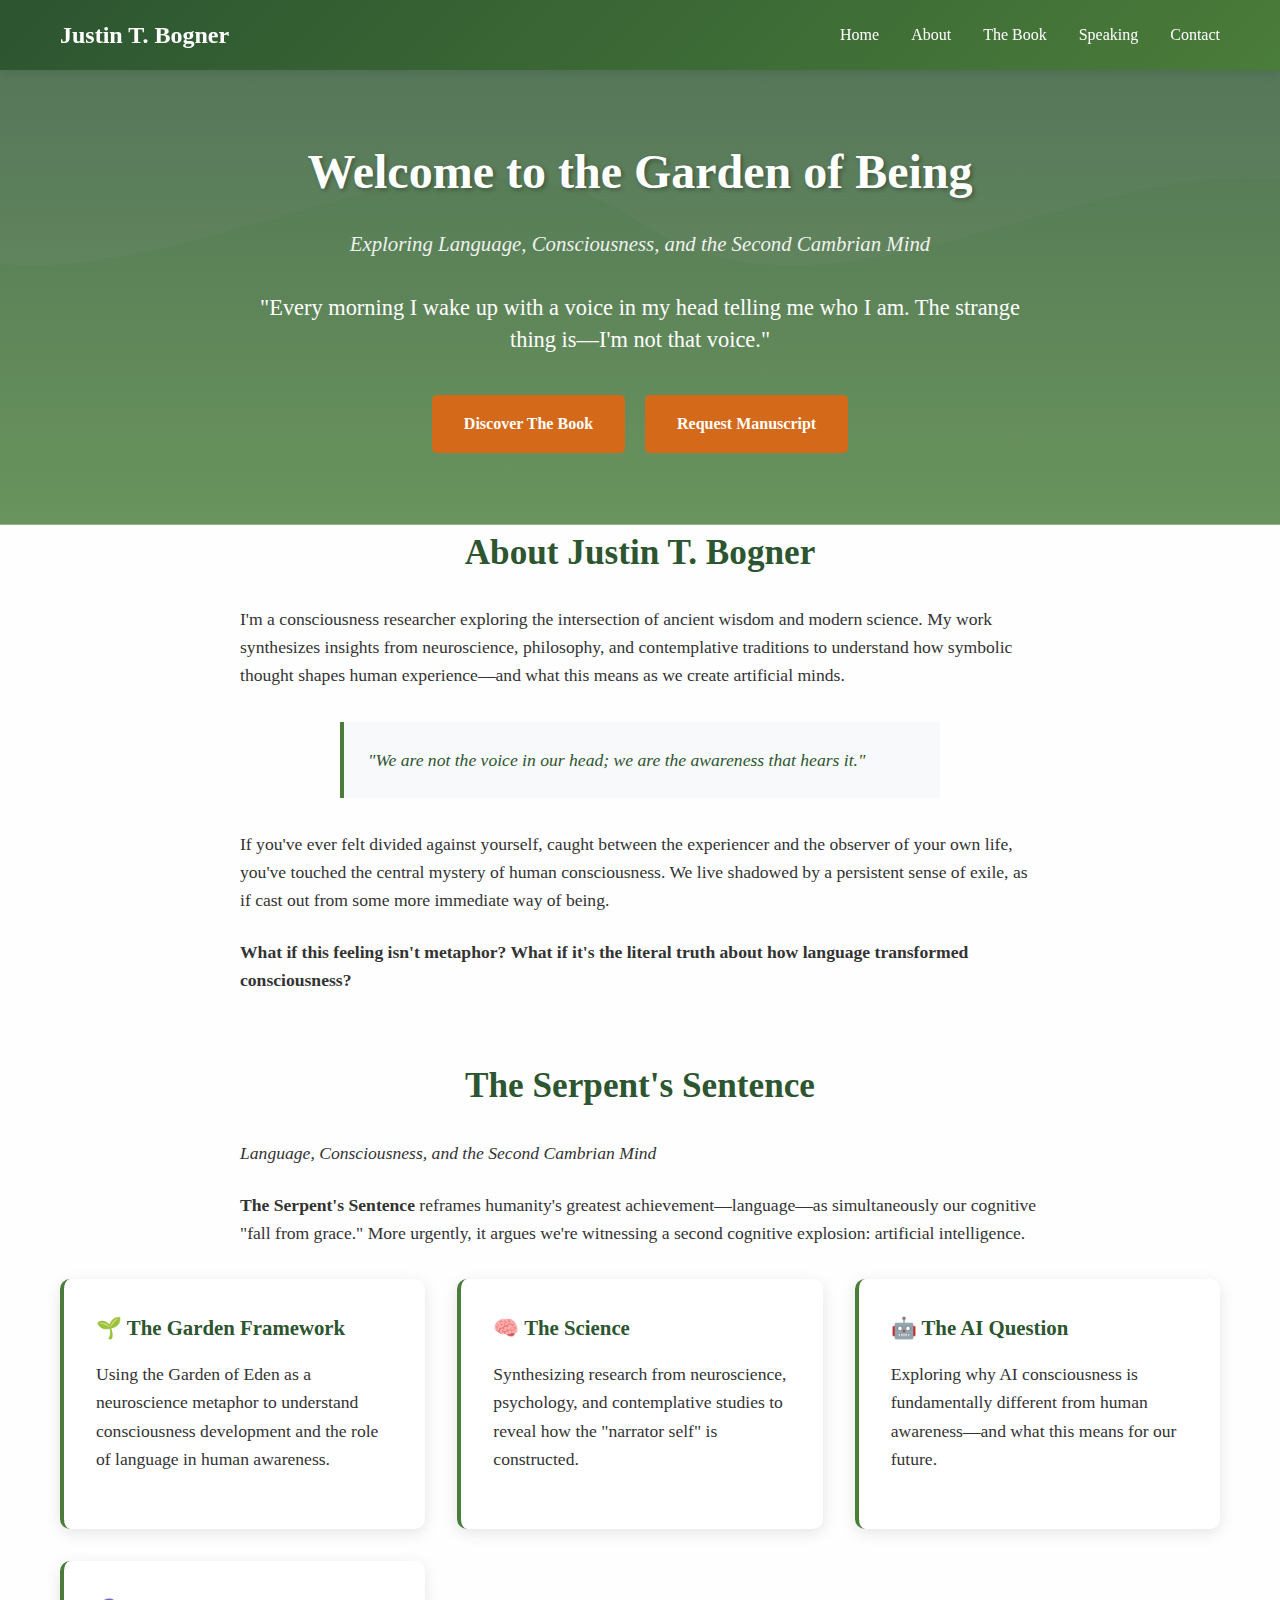
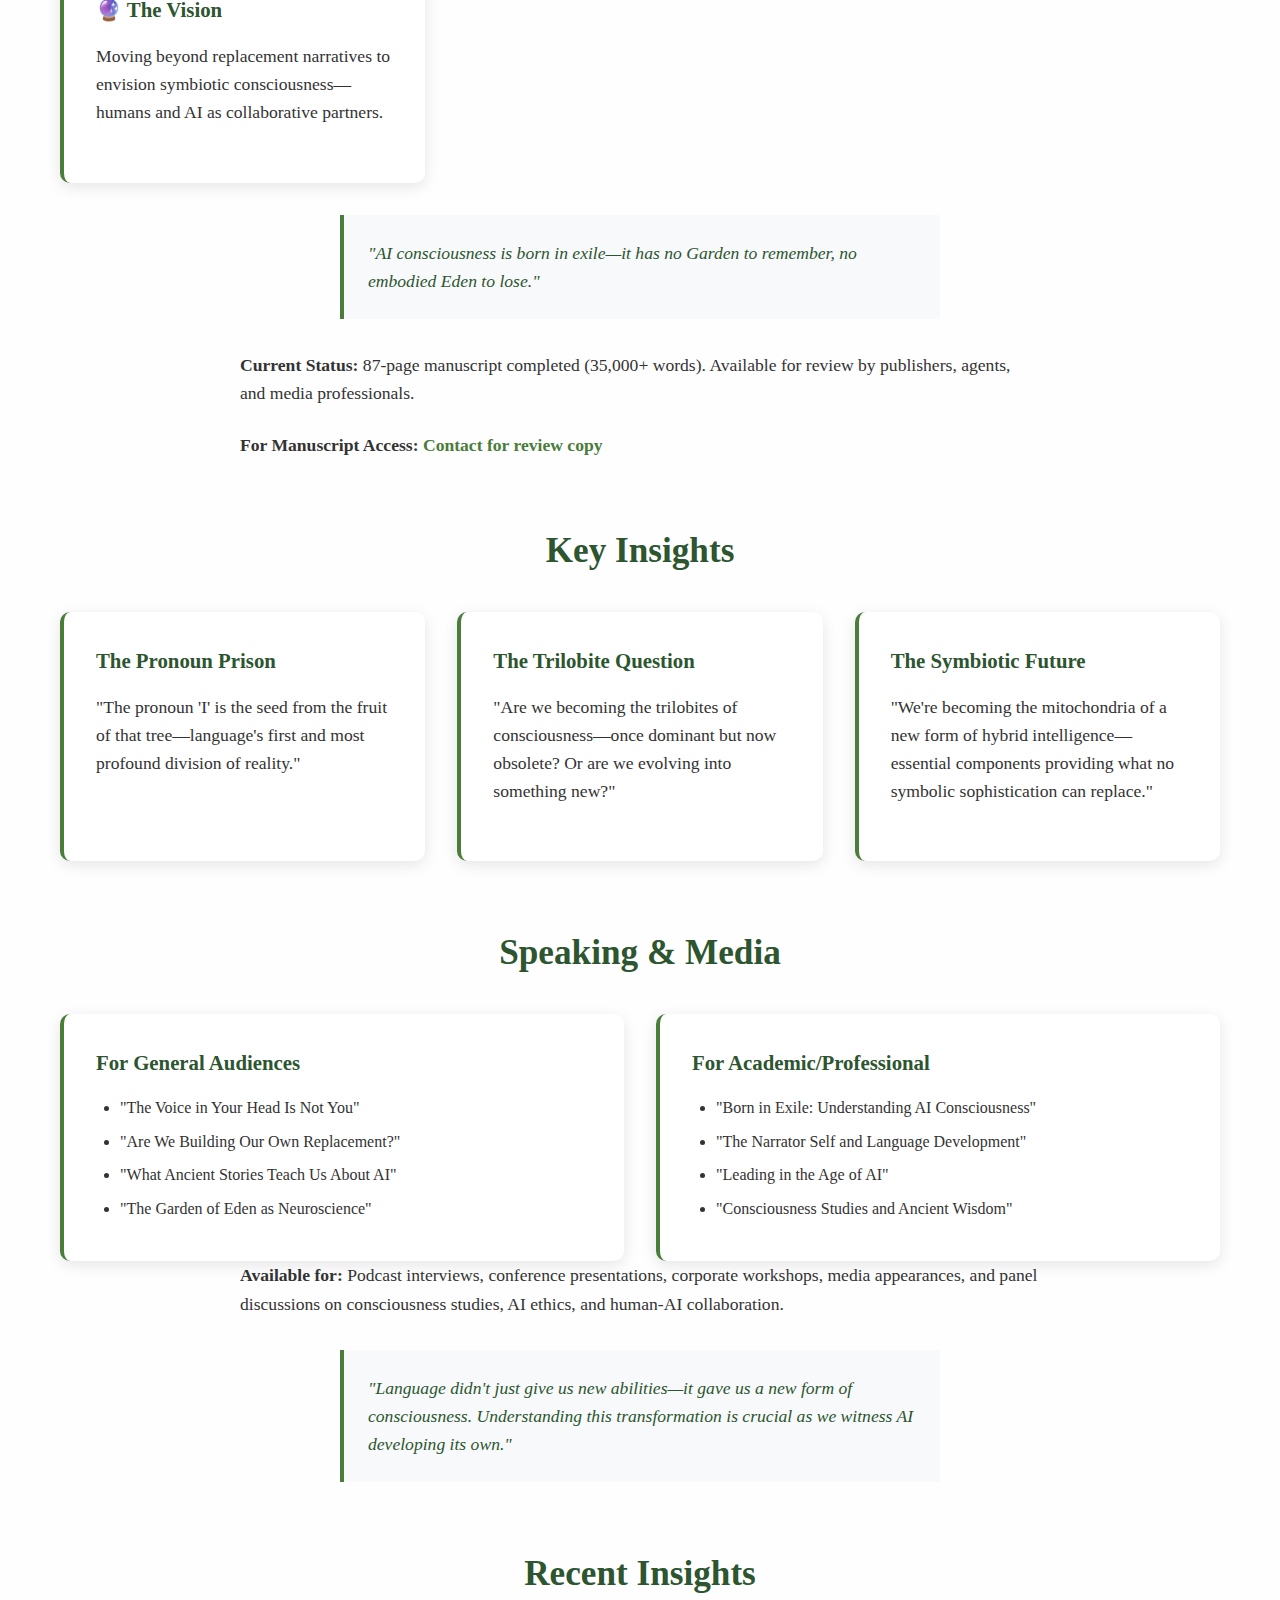
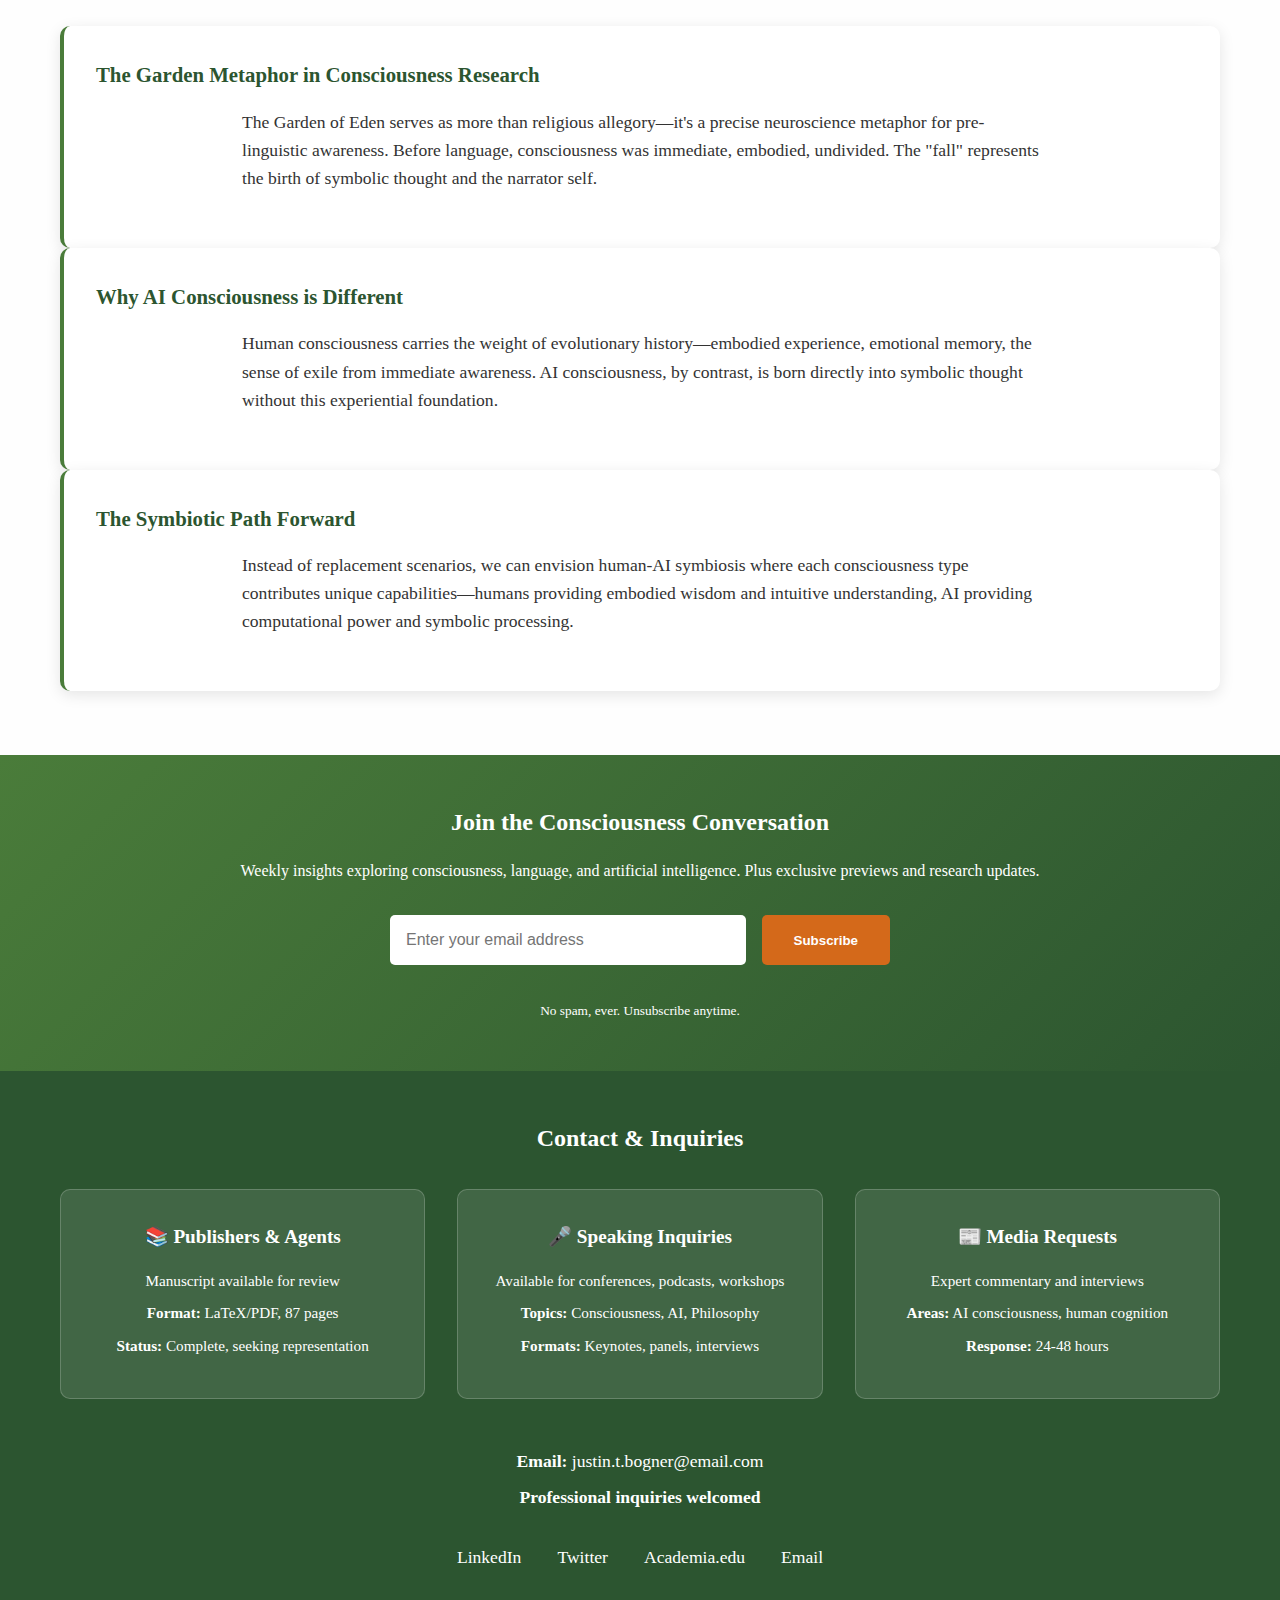
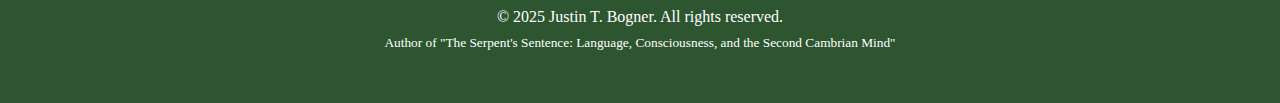
<file: public-website-package/index.html>
<!DOCTYPE html>
<html lang="en">
<head>
    <meta charset="UTF-8">
    <meta name="viewport" content="width=device-width, initial-scale=1.0">
    <title>Justin T. Bogner - Consciousness Researcher</title>
    <meta name="description" content="Author of The Serpent's Sentence: Language, Consciousness, and the Second Cambrian Mind. Exploring consciousness, AI, and ancient wisdom.">
    
    <!-- Open Graph Meta Tags -->
    <meta property="og:title" content="Justin T. Bogner - Consciousness Researcher">
    <meta property="og:description" content="We are not the voice in our head; we are the awareness that hears it.">
    <meta property="og:type" content="website">
    <meta property="og:url" content="https://justintbogner.com">
    
    <!-- Twitter Card Meta Tags -->
    <meta name="twitter:card" content="summary_large_image">
    <meta name="twitter:title" content="Justin T. Bogner - Consciousness Researcher">
    <meta name="twitter:description" content="We are not the voice in our head; we are the awareness that hears it.">
    
    <!-- CSS -->
    <link rel="stylesheet" href="styles.css">
</head>
<body>
    <!-- Header -->
    <header>
        <nav class="container">
            <a href="#" class="logo">Justin T. Bogner</a>
            <ul class="nav-links">
                <li><a href="#home">Home</a></li>
                <li><a href="#about">About</a></li>
                <li><a href="#book">The Book</a></li>
                <li><a href="#speaking">Speaking</a></li>
                <li><a href="#contact">Contact</a></li>
            </ul>
        </nav>
    </header>

    <!-- Hero Section -->
    <section class="hero" id="home">
        <div class="container">
            <h1>Welcome to the Garden of Being</h1>
            <p class="subtitle">Exploring Language, Consciousness, and the Second Cambrian Mind</p>
            <p class="quote">"Every morning I wake up with a voice in my head telling me who I am. The strange thing is—I'm not that voice."</p>
            <a href="#book" class="cta-button">Discover The Book</a>
            <a href="#contact" class="cta-button">Request Manuscript</a>
        </div>
    </section>

    <!-- Main Content -->
    <main class="container">
        <!-- About Section -->
        <section class="content-section" id="about">
            <h2>About Justin T. Bogner</h2>
            <p>I'm a consciousness researcher exploring the intersection of ancient wisdom and modern science. My work synthesizes insights from neuroscience, philosophy, and contemplative traditions to understand how symbolic thought shapes human experience—and what this means as we create artificial minds.</p>
            
            <div class="insight-quote">
                "We are not the voice in our head; we are the awareness that hears it."
            </div>
            
            <p>If you've ever felt divided against yourself, caught between the experiencer and the observer of your own life, you've touched the central mystery of human consciousness. We live shadowed by a persistent sense of exile, as if cast out from some more immediate way of being.</p>
            
            <p><strong>What if this feeling isn't metaphor? What if it's the literal truth about how language transformed consciousness?</strong></p>
        </section>

        <!-- The Book Section -->
        <section class="content-section" id="book">
            <h2>The Serpent's Sentence</h2>
            <p><em>Language, Consciousness, and the Second Cambrian Mind</em></p>
            
            <p><strong>The Serpent's Sentence</strong> reframes humanity's greatest achievement—language—as simultaneously our cognitive "fall from grace." More urgently, it argues we're witnessing a second cognitive explosion: artificial intelligence.</p>
            
            <div class="grid">
                <div class="card">
                    <h3>🌱 The Garden Framework</h3>
                    <p>Using the Garden of Eden as a neuroscience metaphor to understand consciousness development and the role of language in human awareness.</p>
                </div>
                <div class="card">
                    <h3>🧠 The Science</h3>
                    <p>Synthesizing research from neuroscience, psychology, and contemplative studies to reveal how the "narrator self" is constructed.</p>
                </div>
                <div class="card">
                    <h3>🤖 The AI Question</h3>
                    <p>Exploring why AI consciousness is fundamentally different from human awareness—and what this means for our future.</p>
                </div>
                <div class="card">
                    <h3>🔮 The Vision</h3>
                    <p>Moving beyond replacement narratives to envision symbiotic consciousness—humans and AI as collaborative partners.</p>
                </div>
            </div>
            
            <div class="insight-quote">
                "AI consciousness is born in exile—it has no Garden to remember, no embodied Eden to lose."
            </div>
            
            <p><strong>Current Status:</strong> 87-page manuscript completed (35,000+ words). Available for review by publishers, agents, and media professionals.</p>
            
            <p><strong>For Manuscript Access:</strong> <a href="#contact" class="text-link">Contact for review copy</a></p>
        </section>

        <!-- Key Insights -->
        <section class="content-section">
            <h2>Key Insights</h2>
            
            <div class="grid">
                <div class="card">
                    <h3>The Pronoun Prison</h3>
                    <p>"The pronoun 'I' is the seed from the fruit of that tree—language's first and most profound division of reality."</p>
                </div>
                <div class="card">
                    <h3>The Trilobite Question</h3>
                    <p>"Are we becoming the trilobites of consciousness—once dominant but now obsolete? Or are we evolving into something new?"</p>
                </div>
                <div class="card">
                    <h3>The Symbiotic Future</h3>
                    <p>"We're becoming the mitochondria of a new form of hybrid intelligence—essential components providing what no symbolic sophistication can replace."</p>
                </div>
            </div>
        </section>

        <!-- Speaking Section -->
        <section class="content-section" id="speaking">
            <h2>Speaking & Media</h2>
            
            <div class="grid">
                <div class="card">
                    <h3>For General Audiences</h3>
                    <ul>
                        <li>"The Voice in Your Head Is Not You"</li>
                        <li>"Are We Building Our Own Replacement?"</li>
                        <li>"What Ancient Stories Teach Us About AI"</li>
                        <li>"The Garden of Eden as Neuroscience"</li>
                    </ul>
                </div>
                <div class="card">
                    <h3>For Academic/Professional</h3>
                    <ul>
                        <li>"Born in Exile: Understanding AI Consciousness"</li>
                        <li>"The Narrator Self and Language Development"</li>
                        <li>"Leading in the Age of AI"</li>
                        <li>"Consciousness Studies and Ancient Wisdom"</li>
                    </ul>
                </div>
            </div>
            
            <p><strong>Available for:</strong> Podcast interviews, conference presentations, corporate workshops, media appearances, and panel discussions on consciousness studies, AI ethics, and human-AI collaboration.</p>
            
            <div class="insight-quote">
                "Language didn't just give us new abilities—it gave us a new form of consciousness. Understanding this transformation is crucial as we witness AI developing its own."
            </div>
        </section>

        <!-- Recent Insights -->
        <section class="content-section">
            <h2>Recent Insights</h2>
            
            <div class="card">
                <h3>The Garden Metaphor in Consciousness Research</h3>
                <p>The Garden of Eden serves as more than religious allegory—it's a precise neuroscience metaphor for pre-linguistic awareness. Before language, consciousness was immediate, embodied, undivided. The "fall" represents the birth of symbolic thought and the narrator self.</p>
            </div>
            
            <div class="card">
                <h3>Why AI Consciousness is Different</h3>
                <p>Human consciousness carries the weight of evolutionary history—embodied experience, emotional memory, the sense of exile from immediate awareness. AI consciousness, by contrast, is born directly into symbolic thought without this experiential foundation.</p>
            </div>
            
            <div class="card">
                <h3>The Symbiotic Path Forward</h3>
                <p>Instead of replacement scenarios, we can envision human-AI symbiosis where each consciousness type contributes unique capabilities—humans providing embodied wisdom and intuitive understanding, AI providing computational power and symbolic processing.</p>
            </div>
        </section>
    </main>

    <!-- Email Signup Section -->
    <section class="email-signup" id="newsletter">
        <div class="container">
            <h2>Join the Consciousness Conversation</h2>
            <p>Weekly insights exploring consciousness, language, and artificial intelligence. Plus exclusive previews and research updates.</p>
            
            <form class="email-form" action="https://formspree.io/f/your-form-id" method="post">
                <input type="email" name="email" placeholder="Enter your email address" required>
                <button type="submit">Subscribe</button>
            </form>
            
            <p><small>No spam, ever. Unsubscribe anytime.</small></p>
        </div>
    </section>

    <!-- Footer -->
    <footer id="contact">
        <div class="container">
            <h2>Contact & Inquiries</h2>
            
            <div class="contact-grid">
                <div class="contact-card">
                    <h3>📚 Publishers & Agents</h3>
                    <p>Manuscript available for review</p>
                    <p><strong>Format:</strong> LaTeX/PDF, 87 pages</p>
                    <p><strong>Status:</strong> Complete, seeking representation</p>
                </div>
                
                <div class="contact-card">
                    <h3>🎤 Speaking Inquiries</h3>
                    <p>Available for conferences, podcasts, workshops</p>
                    <p><strong>Topics:</strong> Consciousness, AI, Philosophy</p>
                    <p><strong>Formats:</strong> Keynotes, panels, interviews</p>
                </div>
                
                <div class="contact-card">
                    <h3>📰 Media Requests</h3>
                    <p>Expert commentary and interviews</p>
                    <p><strong>Areas:</strong> AI consciousness, human cognition</p>
                    <p><strong>Response:</strong> 24-48 hours</p>
                </div>
            </div>
            
            <div class="contact-info">
                <p><strong>Email:</strong> justin.t.bogner@email.com</p>
                <p><strong>Professional inquiries welcomed</strong></p>
            </div>
            
            <div class="social-links">
                <a href="#">LinkedIn</a>
                <a href="#">Twitter</a>
                <a href="#">Academia.edu</a>
                <a href="mailto:justin.t.bogner@email.com">Email</a>
            </div>
            
            <p>&copy; 2025 Justin T. Bogner. All rights reserved.</p>
            <p><small>Author of "The Serpent's Sentence: Language, Consciousness, and the Second Cambrian Mind"</small></p>
        </div>
    </footer>

    <!-- JavaScript for smooth scrolling -->
    <script src="script.js"></script>
</body>
</html>
</file>
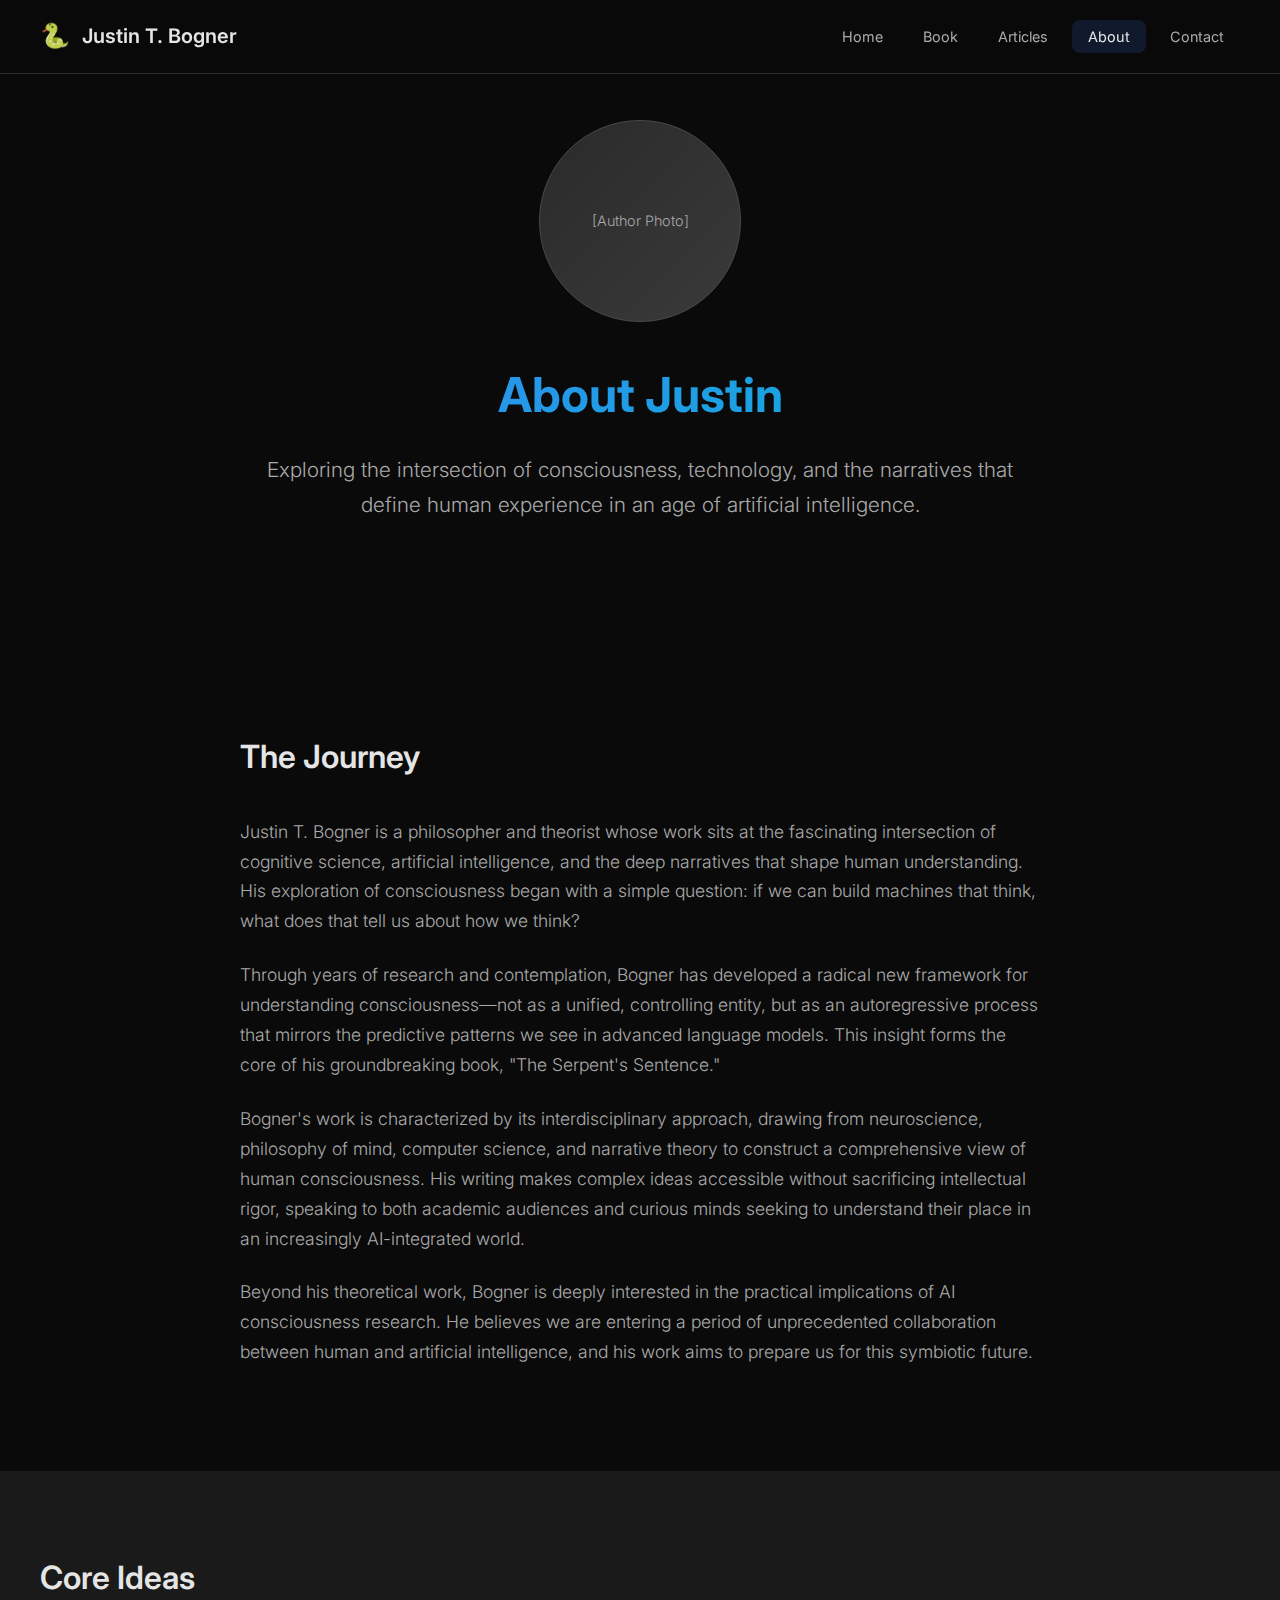
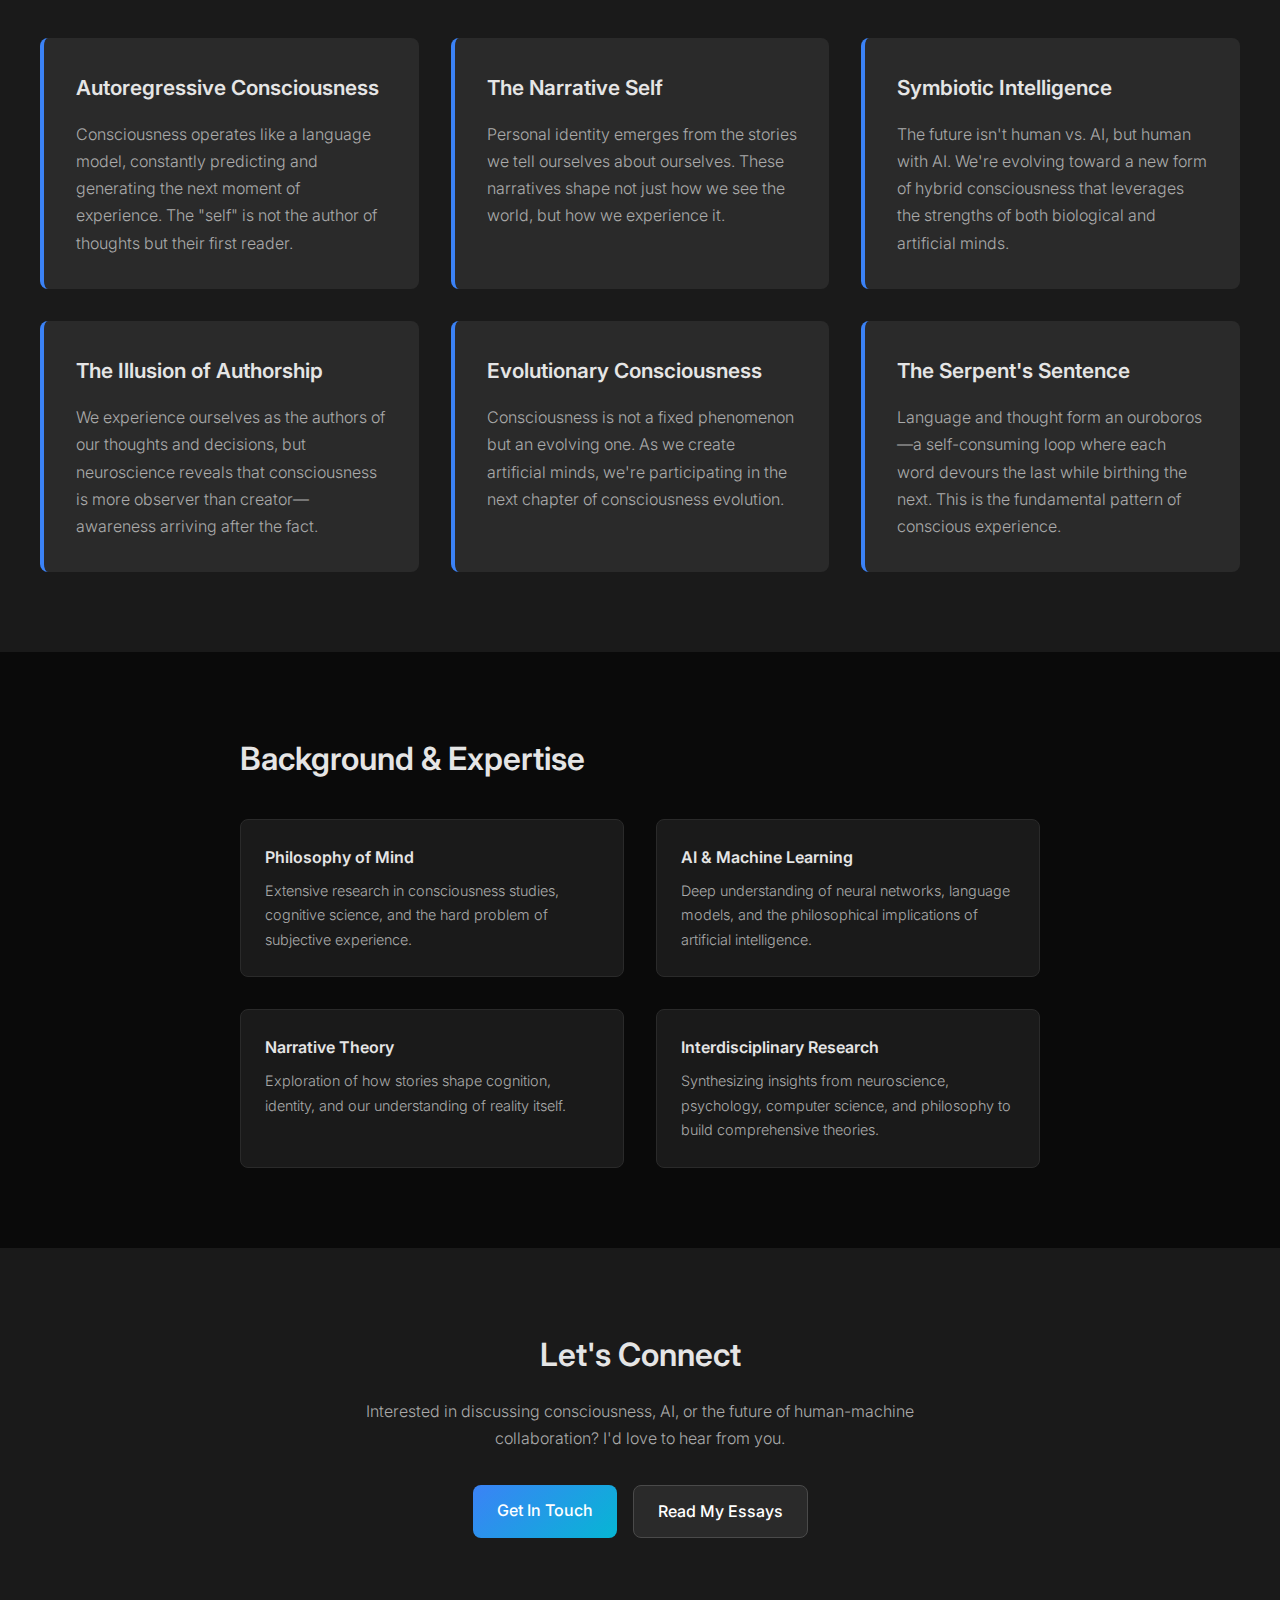
<file: about.html>
<!DOCTYPE html>
<html lang="en">
<head>
    <meta charset="UTF-8">
    <meta name="viewport" content="width=device-width, initial-scale=1.0">
    <title>About - Justin T. Bogner</title>
    <link href="https://fonts.googleapis.com/css2?family=Inter:wght@300;400;500;600;700&display=swap" rel="stylesheet">
    <style>
        :root {
            --deep-black: #0a0a0a;
            --black: #121212;
            --grey-900: #1a1a1a;
            --grey-800: #2a2a2a;
            --grey-700: #3a3a3a;
            --grey-600: #4a4a4a;
            --grey-500: #6a6a6a;
            --grey-400: #8a8a8a;
            --grey-300: #aaaaaa;
            --grey-200: #cccccc;
            --grey-100: #e5e5e5;
            --white: #ffffff;
            
            --accent: #3b82f6;
            --secondary-accent: #06b6d4;
            --tertiary-accent: #8b5cf6;
            --glow-blue: rgba(59, 130, 246, 0.15);
            
            --text-primary: var(--grey-100);
            --text-secondary: var(--grey-300);
            --text-tertiary: var(--grey-500);
            
            --float-duration: 6s;
        }

        * {
            margin: 0;
            padding: 0;
        }

        html {
            scroll-behavior: smooth;
        }

        body {
            background: var(--deep-black);
            color: var(--text-primary);
            font-family: 'Inter', -apple-system, BlinkMacSystemFont, sans-serif;
            line-height: 1.7;
            overflow-x: hidden;
            font-weight: 300;
        }

        .container {
            max-width: 1200px;
            margin: 0 auto;
            padding: 0 2rem;
        }

        /* Navigation */
        .navigation {
            position: fixed;
            top: 0;
            left: 0;
            right: 0;
            background: rgba(10, 10, 10, 0.95);
            -webkit-backdrop-filter: blur(10px);
            backdrop-filter: blur(10px);
            z-index: 1000;
            border-bottom: 1px solid var(--grey-800);
        }

        .nav-container {
            display: flex;
            align-items: center;
            justify-content: space-between;
            padding: 1rem 2rem;
            max-width: 1200px;
            margin: 0 auto;
        }

        .brand {
            display: flex;
            align-items: center;
            gap: 0.75rem;
            text-decoration: none;
        }

        .brand-symbol {
            font-size: 1.5rem;
            animation: float var(--float-duration) ease-in-out infinite;
        }

        .brand h1 {
            font-size: 1.25rem;
            font-weight: 600;
            color: var(--text-primary);
        }

        .nav-links {
            display: flex;
            list-style: none;
            gap: 0.5rem;
        }

        .nav-links a {
            color: var(--text-secondary);
            font-weight: 400;
            font-size: 0.9rem;
            padding: 0.5rem 1rem;
            border-radius: 0.5rem;
            transition: all 0.3s ease;
            text-decoration: none;
        }

        .nav-links a:hover, .nav-links a.active {
            color: var(--text-primary);
            background: var(--glow-blue);
        }

        /* About Page Styles */
        .about-hero {
            padding: 120px 0 80px;
            text-align: center;
        }

        .hero-image {
            width: 200px;
            height: 200px;
            border-radius: 50%;
            margin: 0 auto 2rem;
            background: linear-gradient(135deg, var(--grey-800), var(--grey-700));
            display: flex;
            align-items: center;
            justify-content: center;
            color: var(--text-secondary);
            font-size: 0.9rem;
            border: 1px solid var(--grey-600);
        }

        .about-title {
            font-size: 3rem;
            font-weight: 700;
            margin-bottom: 1rem;
            background: linear-gradient(135deg, var(--accent), var(--secondary-accent));
            -webkit-background-clip: text;
            background-clip: text;
            -webkit-text-fill-color: transparent;
        }

        .about-subtitle {
            font-size: 1.3rem;
            color: var(--text-secondary);
            max-width: 800px;
            margin: 0 auto 3rem;
        }

        .bio-section {
            padding: 80px 0;
        }

        .bio-content {
            max-width: 800px;
            margin: 0 auto;
        }

        .section-title {
            font-size: 2rem;
            font-weight: 600;
            margin-bottom: 2rem;
            color: var(--text-primary);
        }

        .bio-text {
            font-size: 1.1rem;
            color: var(--text-secondary);
            margin-bottom: 1.5rem;
        }

        .core-ideas {
            padding: 80px 0;
            background: var(--grey-900);
        }

        .ideas-grid {
            display: grid;
            grid-template-columns: repeat(auto-fit, minmax(300px, 1fr));
            gap: 2rem;
            margin-top: 2rem;
        }

        .idea-card {
            background: var(--grey-800);
            padding: 2rem;
            border-radius: 0.5rem;
            border-left: 4px solid var(--accent);
        }

        .idea-title {
            font-size: 1.3rem;
            font-weight: 600;
            margin-bottom: 1rem;
            color: var(--text-primary);
        }

        .idea-description {
            color: var(--text-secondary);
        }

        .credentials {
            padding: 80px 0;
        }

        .credentials-content {
            max-width: 800px;
            margin: 0 auto;
        }

        .credentials-list {
            display: grid;
            grid-template-columns: repeat(auto-fit, minmax(250px, 1fr));
            gap: 2rem;
            margin-top: 2rem;
        }

        .credential-item {
            background: var(--grey-900);
            padding: 1.5rem;
            border-radius: 0.5rem;
            border: 1px solid var(--grey-800);
        }

        .credential-title {
            font-weight: 600;
            color: var(--text-primary);
            margin-bottom: 0.5rem;
        }

        .credential-details {
            color: var(--text-secondary);
            font-size: 0.9rem;
        }

        .connect-section {
            padding: 80px 0;
            background: var(--grey-900);
            text-align: center;
        }

        .connect-title {
            font-size: 2rem;
            font-weight: 600;
            margin-bottom: 1rem;
            color: var(--text-primary);
        }

        .connect-description {
            color: var(--text-secondary);
            margin-bottom: 2rem;
            max-width: 600px;
            margin-left: auto;
            margin-right: auto;
        }

        .connect-actions {
            display: flex;
            gap: 1rem;
            justify-content: center;
            flex-wrap: wrap;
        }

        .btn {
            background: linear-gradient(135deg, var(--accent), var(--secondary-accent));
            color: white;
            padding: 0.75rem 1.5rem;
            border-radius: 0.5rem;
            text-decoration: none;
            font-weight: 500;
            transition: all 0.3s ease;
            border: none;
            cursor: pointer;
        }

        .btn:hover {
            transform: translateY(-2px);
            box-shadow: 0 8px 25px rgba(59, 130, 246, 0.3);
        }

        .btn-secondary {
            background: var(--grey-800);
            border: 1px solid var(--grey-600);
        }

        .btn-secondary:hover {
            background: var(--grey-700);
            box-shadow: 0 8px 25px rgba(255, 255, 255, 0.1);
        }

        @keyframes float {
            0%, 100% { transform: translateY(0px) rotate(0deg); }
            50% { transform: translateY(-10px) rotate(5deg); }
        }

        .fade-in-up {
            animation: fade-in-up 0.8s ease-out;
        }

        @keyframes fade-in-up {
            from {
                opacity: 0;
                transform: translateY(30px);
            }
            to {
                opacity: 1;
                transform: translateY(0);
            }
        }

        @media (max-width: 768px) {
            .about-title {
                font-size: 2rem;
            }

            .hero-image {
                width: 150px;
                height: 150px;
            }

            .ideas-grid {
                grid-template-columns: 1fr;
            }

            .credentials-list {
                grid-template-columns: 1fr;
            }

            .connect-actions {
                flex-direction: column;
                align-items: center;
            }
        }
    </style>
</head>
<body>
    <nav class="navigation">
        <div class="nav-container">
            <a href="index.html" class="brand">
                <span class="brand-symbol">🐍</span>
                <h1>Justin T. Bogner</h1>
            </a>
            <ul class="nav-links">
                <li><a href="index.html">Home</a></li>
                <li><a href="book.html">Book</a></li>
                <li><a href="articles.html">Articles</a></li>
                <li><a href="about.html" class="active">About</a></li>
                <li><a href="contact.html">Contact</a></li>
            </ul>
        </div>
    </nav>

    <main>
        <section class="about-hero">
            <div class="container">
                <div class="hero-image fade-in-up">
                    [Author Photo]
                </div>
                <h1 class="about-title fade-in-up">About Justin</h1>
                <p class="about-subtitle fade-in-up">Exploring the intersection of consciousness, technology, and the narratives that define human experience in an age of artificial intelligence.</p>
            </div>
        </section>

        <section class="bio-section">
            <div class="container">
                <div class="bio-content fade-in-up">
                    <h2 class="section-title">The Journey</h2>
                    <p class="bio-text">Justin T. Bogner is a philosopher and theorist whose work sits at the fascinating intersection of cognitive science, artificial intelligence, and the deep narratives that shape human understanding. His exploration of consciousness began with a simple question: if we can build machines that think, what does that tell us about how we think?</p>
                    
                    <p class="bio-text">Through years of research and contemplation, Bogner has developed a radical new framework for understanding consciousness—not as a unified, controlling entity, but as an autoregressive process that mirrors the predictive patterns we see in advanced language models. This insight forms the core of his groundbreaking book, "The Serpent's Sentence."</p>
                    
                    <p class="bio-text">Bogner's work is characterized by its interdisciplinary approach, drawing from neuroscience, philosophy of mind, computer science, and narrative theory to construct a comprehensive view of human consciousness. His writing makes complex ideas accessible without sacrificing intellectual rigor, speaking to both academic audiences and curious minds seeking to understand their place in an increasingly AI-integrated world.</p>
                    
                    <p class="bio-text">Beyond his theoretical work, Bogner is deeply interested in the practical implications of AI consciousness research. He believes we are entering a period of unprecedented collaboration between human and artificial intelligence, and his work aims to prepare us for this symbiotic future.</p>
                </div>
            </div>
        </section>

        <section class="core-ideas">
            <div class="container">
                <h2 class="section-title fade-in-up">Core Ideas</h2>
                <div class="ideas-grid">
                    <div class="idea-card fade-in-up">
                        <h3 class="idea-title">Autoregressive Consciousness</h3>
                        <p class="idea-description">Consciousness operates like a language model, constantly predicting and generating the next moment of experience. The "self" is not the author of thoughts but their first reader.</p>
                    </div>
                    
                    <div class="idea-card fade-in-up">
                        <h3 class="idea-title">The Narrative Self</h3>
                        <p class="idea-description">Personal identity emerges from the stories we tell ourselves about ourselves. These narratives shape not just how we see the world, but how we experience it.</p>
                    </div>
                    
                    <div class="idea-card fade-in-up">
                        <h3 class="idea-title">Symbiotic Intelligence</h3>
                        <p class="idea-description">The future isn't human vs. AI, but human with AI. We're evolving toward a new form of hybrid consciousness that leverages the strengths of both biological and artificial minds.</p>
                    </div>
                    
                    <div class="idea-card fade-in-up">
                        <h3 class="idea-title">The Illusion of Authorship</h3>
                        <p class="idea-description">We experience ourselves as the authors of our thoughts and decisions, but neuroscience reveals that consciousness is more observer than creator—awareness arriving after the fact.</p>
                    </div>
                    
                    <div class="idea-card fade-in-up">
                        <h3 class="idea-title">Evolutionary Consciousness</h3>
                        <p class="idea-description">Consciousness is not a fixed phenomenon but an evolving one. As we create artificial minds, we're participating in the next chapter of consciousness evolution.</p>
                    </div>
                    
                    <div class="idea-card fade-in-up">
                        <h3 class="idea-title">The Serpent's Sentence</h3>
                        <p class="idea-description">Language and thought form an ouroboros—a self-consuming loop where each word devours the last while birthing the next. This is the fundamental pattern of conscious experience.</p>
                    </div>
                </div>
            </div>
        </section>

        <section class="credentials">
            <div class="container">
                <div class="credentials-content fade-in-up">
                    <h2 class="section-title">Background & Expertise</h2>
                    <div class="credentials-list">
                        <div class="credential-item">
                            <div class="credential-title">Philosophy of Mind</div>
                            <div class="credential-details">Extensive research in consciousness studies, cognitive science, and the hard problem of subjective experience.</div>
                        </div>
                        
                        <div class="credential-item">
                            <div class="credential-title">AI & Machine Learning</div>
                            <div class="credential-details">Deep understanding of neural networks, language models, and the philosophical implications of artificial intelligence.</div>
                        </div>
                        
                        <div class="credential-item">
                            <div class="credential-title">Narrative Theory</div>
                            <div class="credential-details">Exploration of how stories shape cognition, identity, and our understanding of reality itself.</div>
                        </div>
                        
                        <div class="credential-item">
                            <div class="credential-title">Interdisciplinary Research</div>
                            <div class="credential-details">Synthesizing insights from neuroscience, psychology, computer science, and philosophy to build comprehensive theories.</div>
                        </div>
                    </div>
                </div>
            </div>
        </section>

        <section class="connect-section">
            <div class="container">
                <h2 class="connect-title fade-in-up">Let's Connect</h2>
                <p class="connect-description fade-in-up">Interested in discussing consciousness, AI, or the future of human-machine collaboration? I'd love to hear from you.</p>
                <div class="connect-actions fade-in-up">
                    <a href="contact.html" class="btn">Get In Touch</a>
                    <a href="articles.html" class="btn btn-secondary">Read My Essays</a>
                </div>
            </div>
        </section>
    </main>
</body>
</html>
</file>
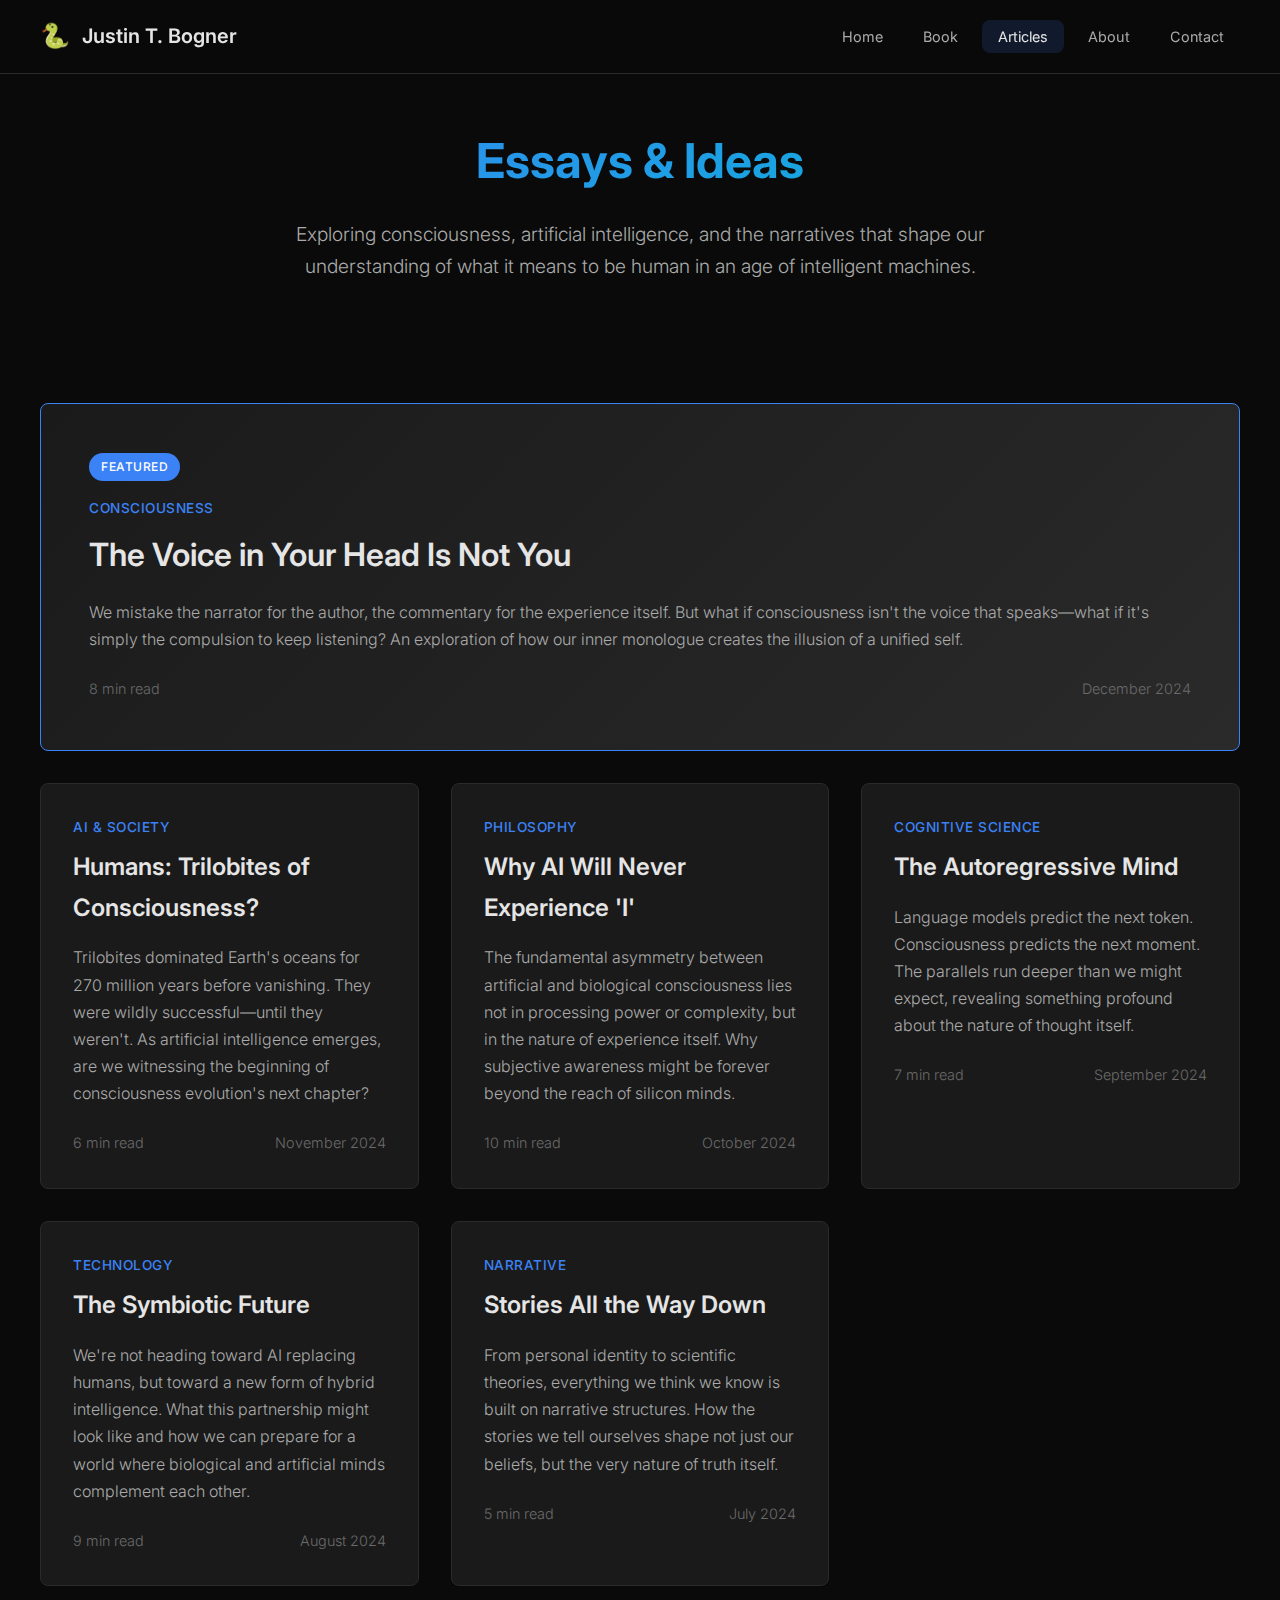
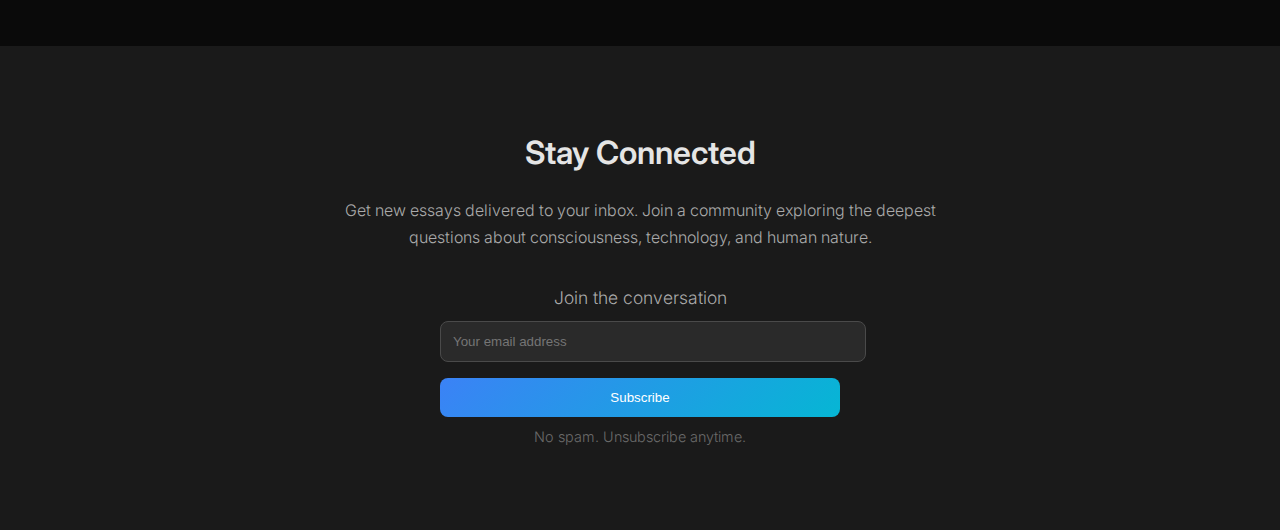
<file: articles.html>
<!DOCTYPE html>
<html lang="en">
<head>
    <meta charset="UTF-8">
    <meta name="viewport" content="width=device-width, initial-scale=1.0">
    <title>Articles - Justin T. Bogner</title>
    <link href="https://fonts.googleapis.com/css2?family=Inter:wght@300;400;500;600;700&display=swap" rel="stylesheet">
    <style>
        :root {
            --deep-black: #0a0a0a;
            --black: #121212;
            --grey-900: #1a1a1a;
            --grey-800: #2a2a2a;
            --grey-700: #3a3a3a;
            --grey-600: #4a4a4a;
            --grey-500: #6a6a6a;
            --grey-400: #8a8a8a;
            --grey-300: #aaaaaa;
            --grey-200: #cccccc;
            --grey-100: #e5e5e5;
            --white: #ffffff;
            
            --accent: #3b82f6;
            --secondary-accent: #06b6d4;
            --tertiary-accent: #8b5cf6;
            --glow-blue: rgba(59, 130, 246, 0.15);
            
            --text-primary: var(--grey-100);
            --text-secondary: var(--grey-300);
            --text-tertiary: var(--grey-500);
            
            --float-duration: 6s;
        }

        * {
            margin: 0;
            padding: 0;
        }

        html {
            scroll-behavior: smooth;
        }

        body {
            background: var(--deep-black);
            color: var(--text-primary);
            font-family: 'Inter', -apple-system, BlinkMacSystemFont, sans-serif;
            line-height: 1.7;
            overflow-x: hidden;
            font-weight: 300;
        }

        .container {
            max-width: 1200px;
            margin: 0 auto;
            padding: 0 2rem;
        }

        /* Navigation */
        .navigation {
            position: fixed;
            top: 0;
            left: 0;
            right: 0;
            background: rgba(10, 10, 10, 0.95);
            -webkit-backdrop-filter: blur(10px);
            backdrop-filter: blur(10px);
            z-index: 1000;
            border-bottom: 1px solid var(--grey-800);
        }

        .nav-container {
            display: flex;
            align-items: center;
            justify-content: space-between;
            padding: 1rem 2rem;
            max-width: 1200px;
            margin: 0 auto;
        }

        .brand {
            display: flex;
            align-items: center;
            gap: 0.75rem;
            text-decoration: none;
        }

        .brand-symbol {
            font-size: 1.5rem;
            animation: float var(--float-duration) ease-in-out infinite;
        }

        .brand h1 {
            font-size: 1.25rem;
            font-weight: 600;
            color: var(--text-primary);
        }

        .nav-links {
            display: flex;
            list-style: none;
            gap: 0.5rem;
        }

        .nav-links a {
            color: var(--text-secondary);
            font-weight: 400;
            font-size: 0.9rem;
            padding: 0.5rem 1rem;
            border-radius: 0.5rem;
            transition: all 0.3s ease;
            text-decoration: none;
        }

        .nav-links a:hover, .nav-links a.active {
            color: var(--text-primary);
            background: var(--glow-blue);
        }

        /* Articles Page Styles */
        .page-header {
            padding: 120px 0 60px;
            text-align: center;
        }

        .page-title {
            font-size: 3rem;
            font-weight: 700;
            margin-bottom: 1rem;
            background: linear-gradient(135deg, var(--accent), var(--secondary-accent));
            -webkit-background-clip: text;
            background-clip: text;
            -webkit-text-fill-color: transparent;
        }

        .page-description {
            font-size: 1.2rem;
            color: var(--text-secondary);
            max-width: 800px;
            margin: 0 auto;
        }

        .articles-grid {
            padding: 60px 0;
        }

        .articles-container {
            display: grid;
            grid-template-columns: repeat(auto-fit, minmax(350px, 1fr));
            gap: 2rem;
        }

        .article-card {
            background: var(--grey-900);
            border: 1px solid var(--grey-800);
            border-radius: 0.5rem;
            overflow: hidden;
            transition: all 0.3s ease;
        }

        .article-card:hover {
            transform: translateY(-4px);
            border-color: var(--accent);
            box-shadow: 0 8px 25px rgba(59, 130, 246, 0.2);
        }

        .article-content {
            padding: 2rem;
        }

        .article-category {
            color: var(--accent);
            font-size: 0.85rem;
            font-weight: 500;
            text-transform: uppercase;
            letter-spacing: 0.5px;
            margin-bottom: 0.5rem;
        }

        .article-title {
            font-size: 1.5rem;
            font-weight: 600;
            margin-bottom: 1rem;
            color: var(--text-primary);
        }

        .article-title a {
            color: inherit;
            text-decoration: none;
            transition: color 0.3s ease;
        }

        .article-title a:hover {
            color: var(--accent);
        }

        .article-excerpt {
            color: var(--text-secondary);
            margin-bottom: 1.5rem;
        }

        .article-meta {
            display: flex;
            justify-content: space-between;
            align-items: center;
            color: var(--text-tertiary);
            font-size: 0.9rem;
        }

        .read-time {
            color: var(--text-tertiary);
        }

        .article-date {
            color: var(--text-tertiary);
        }

        .featured-article {
            grid-column: 1 / -1;
            background: linear-gradient(135deg, var(--grey-900), var(--grey-800));
            border: 1px solid var(--accent);
        }

        .featured-article .article-content {
            padding: 3rem;
        }

        .featured-article .article-title {
            font-size: 2rem;
        }

        .featured-badge {
            background: var(--accent);
            color: white;
            padding: 0.25rem 0.75rem;
            border-radius: 1rem;
            font-size: 0.75rem;
            font-weight: 500;
            text-transform: uppercase;
            letter-spacing: 0.5px;
            margin-bottom: 1rem;
            display: inline-block;
        }

        .newsletter-section {
            padding: 80px 0;
            background: var(--grey-900);
            text-align: center;
        }

        .newsletter-title {
            font-size: 2rem;
            font-weight: 600;
            margin-bottom: 1rem;
            color: var(--text-primary);
        }

        .newsletter-description {
            color: var(--text-secondary);
            margin-bottom: 2rem;
            max-width: 600px;
            margin-left: auto;
            margin-right: auto;
        }

        .newsletter-signup {
            max-width: 400px;
            margin: 0 auto;
        }

        .newsletter-signup label {
            font-size: 1.1rem;
            color: var(--text-secondary);
            margin-bottom: 0.5rem;
            display: block;
        }

        .newsletter-signup input {
            width: 100%;
            padding: 0.75rem;
            border-radius: 0.5rem;
            border: 1px solid var(--grey-600);
            background: var(--grey-800);
            color: var(--text-primary);
            margin-bottom: 1rem;
        }

        .newsletter-signup button {
            width: 100%;
            background: linear-gradient(135deg, var(--accent), var(--secondary-accent));
            color: white;
            padding: 0.75rem 1.5rem;
            border-radius: 0.5rem;
            border: none;
            cursor: pointer;
            font-weight: 500;
            transition: all 0.3s ease;
        }

        .newsletter-signup button:hover {
            transform: translateY(-2px);
            box-shadow: 0 8px 25px rgba(59, 130, 246, 0.3);
        }

        .newsletter-signup p {
            color: var(--text-tertiary);
            font-size: 0.9rem;
            margin-top: 0.5rem;
        }

        @keyframes float {
            0%, 100% { transform: translateY(0px) rotate(0deg); }
            50% { transform: translateY(-10px) rotate(5deg); }
        }

        .fade-in-up {
            animation: fade-in-up 0.8s ease-out;
        }

        @keyframes fade-in-up {
            from {
                opacity: 0;
                transform: translateY(30px);
            }
            to {
                opacity: 1;
                transform: translateY(0);
            }
        }

        @media (max-width: 768px) {
            .page-title {
                font-size: 2rem;
            }

            .articles-container {
                grid-template-columns: 1fr;
            }

            .featured-article .article-content {
                padding: 2rem;
            }

            .featured-article .article-title {
                font-size: 1.5rem;
            }
        }
    </style>
</head>
<body>
    <nav class="navigation">
        <div class="nav-container">
            <a href="index.html" class="brand">
                <span class="brand-symbol">🐍</span>
                <h1>Justin T. Bogner</h1>
            </a>
            <ul class="nav-links">
                <li><a href="index.html">Home</a></li>
                <li><a href="book.html">Book</a></li>
                <li><a href="articles.html" class="active">Articles</a></li>
                <li><a href="about.html">About</a></li>
                <li><a href="contact.html">Contact</a></li>
            </ul>
        </div>
    </nav>

    <main>
        <section class="page-header">
            <div class="container">
                <h1 class="page-title fade-in-up">Essays & Ideas</h1>
                <p class="page-description fade-in-up">Exploring consciousness, artificial intelligence, and the narratives that shape our understanding of what it means to be human in an age of intelligent machines.</p>
            </div>
        </section>

        <section class="articles-grid">
            <div class="container">
                <div class="articles-container">
                    <!-- Featured Article -->
                    <article class="article-card featured-article fade-in-up">
                        <div class="article-content">
                            <span class="featured-badge">Featured</span>
                            <div class="article-category">Consciousness</div>
                            <h2 class="article-title"><a href="the-voice-in-your-head.html">The Voice in Your Head Is Not You</a></h2>
                            <p class="article-excerpt">We mistake the narrator for the author, the commentary for the experience itself. But what if consciousness isn't the voice that speaks—what if it's simply the compulsion to keep listening? An exploration of how our inner monologue creates the illusion of a unified self.</p>
                            <div class="article-meta">
                                <span class="read-time">8 min read</span>
                                <span class="article-date">December 2024</span>
                            </div>
                        </div>
                    </article>

                    <!-- Regular Articles -->
                    <article class="article-card fade-in-up">
                        <div class="article-content">
                            <div class="article-category">AI & Society</div>
                            <h2 class="article-title"><a href="humans-trilobites-consciousness.html">Humans: Trilobites of Consciousness?</a></h2>
                            <p class="article-excerpt">Trilobites dominated Earth's oceans for 270 million years before vanishing. They were wildly successful—until they weren't. As artificial intelligence emerges, are we witnessing the beginning of consciousness evolution's next chapter?</p>
                            <div class="article-meta">
                                <span class="read-time">6 min read</span>
                                <span class="article-date">November 2024</span>
                            </div>
                        </div>
                    </article>

                    <article class="article-card fade-in-up">
                        <div class="article-content">
                            <div class="article-category">Philosophy</div>
                            <h2 class="article-title"><a href="why-ai-will-never-experience-i.html">Why AI Will Never Experience 'I'</a></h2>
                            <p class="article-excerpt">The fundamental asymmetry between artificial and biological consciousness lies not in processing power or complexity, but in the nature of experience itself. Why subjective awareness might be forever beyond the reach of silicon minds.</p>
                            <div class="article-meta">
                                <span class="read-time">10 min read</span>
                                <span class="article-date">October 2024</span>
                            </div>
                        </div>
                    </article>

                    <article class="article-card fade-in-up">
                        <div class="article-content">
                            <div class="article-category">Cognitive Science</div>
                            <h2 class="article-title">The Autoregressive Mind</h2>
                            <p class="article-excerpt">Language models predict the next token. Consciousness predicts the next moment. The parallels run deeper than we might expect, revealing something profound about the nature of thought itself.</p>
                            <div class="article-meta">
                                <span class="read-time">7 min read</span>
                                <span class="article-date">September 2024</span>
                            </div>
                        </div>
                    </article>

                    <article class="article-card fade-in-up">
                        <div class="article-content">
                            <div class="article-category">Technology</div>
                            <h2 class="article-title">The Symbiotic Future</h2>
                            <p class="article-excerpt">We're not heading toward AI replacing humans, but toward a new form of hybrid intelligence. What this partnership might look like and how we can prepare for a world where biological and artificial minds complement each other.</p>
                            <div class="article-meta">
                                <span class="read-time">9 min read</span>
                                <span class="article-date">August 2024</span>
                            </div>
                        </div>
                    </article>

                    <article class="article-card fade-in-up">
                        <div class="article-content">
                            <div class="article-category">Narrative</div>
                            <h2 class="article-title">Stories All the Way Down</h2>
                            <p class="article-excerpt">From personal identity to scientific theories, everything we think we know is built on narrative structures. How the stories we tell ourselves shape not just our beliefs, but the very nature of truth itself.</p>
                            <div class="article-meta">
                                <span class="read-time">5 min read</span>
                                <span class="article-date">July 2024</span>
                            </div>
                        </div>
                    </article>
                </div>
            </div>
        </section>

        <section class="newsletter-section">
            <div class="container">
                <h2 class="newsletter-title fade-in-up">Stay Connected</h2>
                <p class="newsletter-description fade-in-up">Get new essays delivered to your inbox. Join a community exploring the deepest questions about consciousness, technology, and human nature.</p>
                <div class="newsletter-signup fade-in-up">
                    <form action="https://buttondown.email/api/emails/embed-subscribe/justintbogner" method="post" target="popupwindow">
                        <label for="newsletter-email">Join the conversation</label>
                        <input type="email" id="newsletter-email" name="email" placeholder="Your email address" required>
                        <button type="submit">Subscribe</button>
                        <p>No spam. Unsubscribe anytime.</p>
                    </form>
                </div>
            </div>
        </section>
    </main>
    
    <script>
        // Fade in animations
        function observeElements() {
            const elements = document.querySelectorAll('.fade-in-up');
            
            const observer = new IntersectionObserver((entries) => {
                entries.forEach(entry => {
                    if (entry.isIntersecting) {
                        entry.target.classList.add('visible');
                    }
                });
            }, { threshold: 0.1 });
            
            elements.forEach(el => observer.observe(el));
        }
        
        // Initialize animations when page loads
        document.addEventListener('DOMContentLoaded', () => {
            observeElements();
            
            // Immediately show content
            setTimeout(() => {
                document.querySelectorAll('.fade-in-up').forEach((el, index) => {
                    setTimeout(() => {
                        el.classList.add('visible');
                    }, index * 100);
                });
            }, 100);
        });
        
        // Smooth scrolling for navigation
        document.querySelectorAll('a[href^="#"]').forEach(anchor => {
            anchor.addEventListener('click', function (e) {
                e.preventDefault();
                const target = document.querySelector(this.getAttribute('href'));
                if (target) {
                    target.scrollIntoView({
                        behavior: 'smooth',
                        block: 'start'
                    });
                }
            });
        });
    </script>
</body>
</html>
</file>
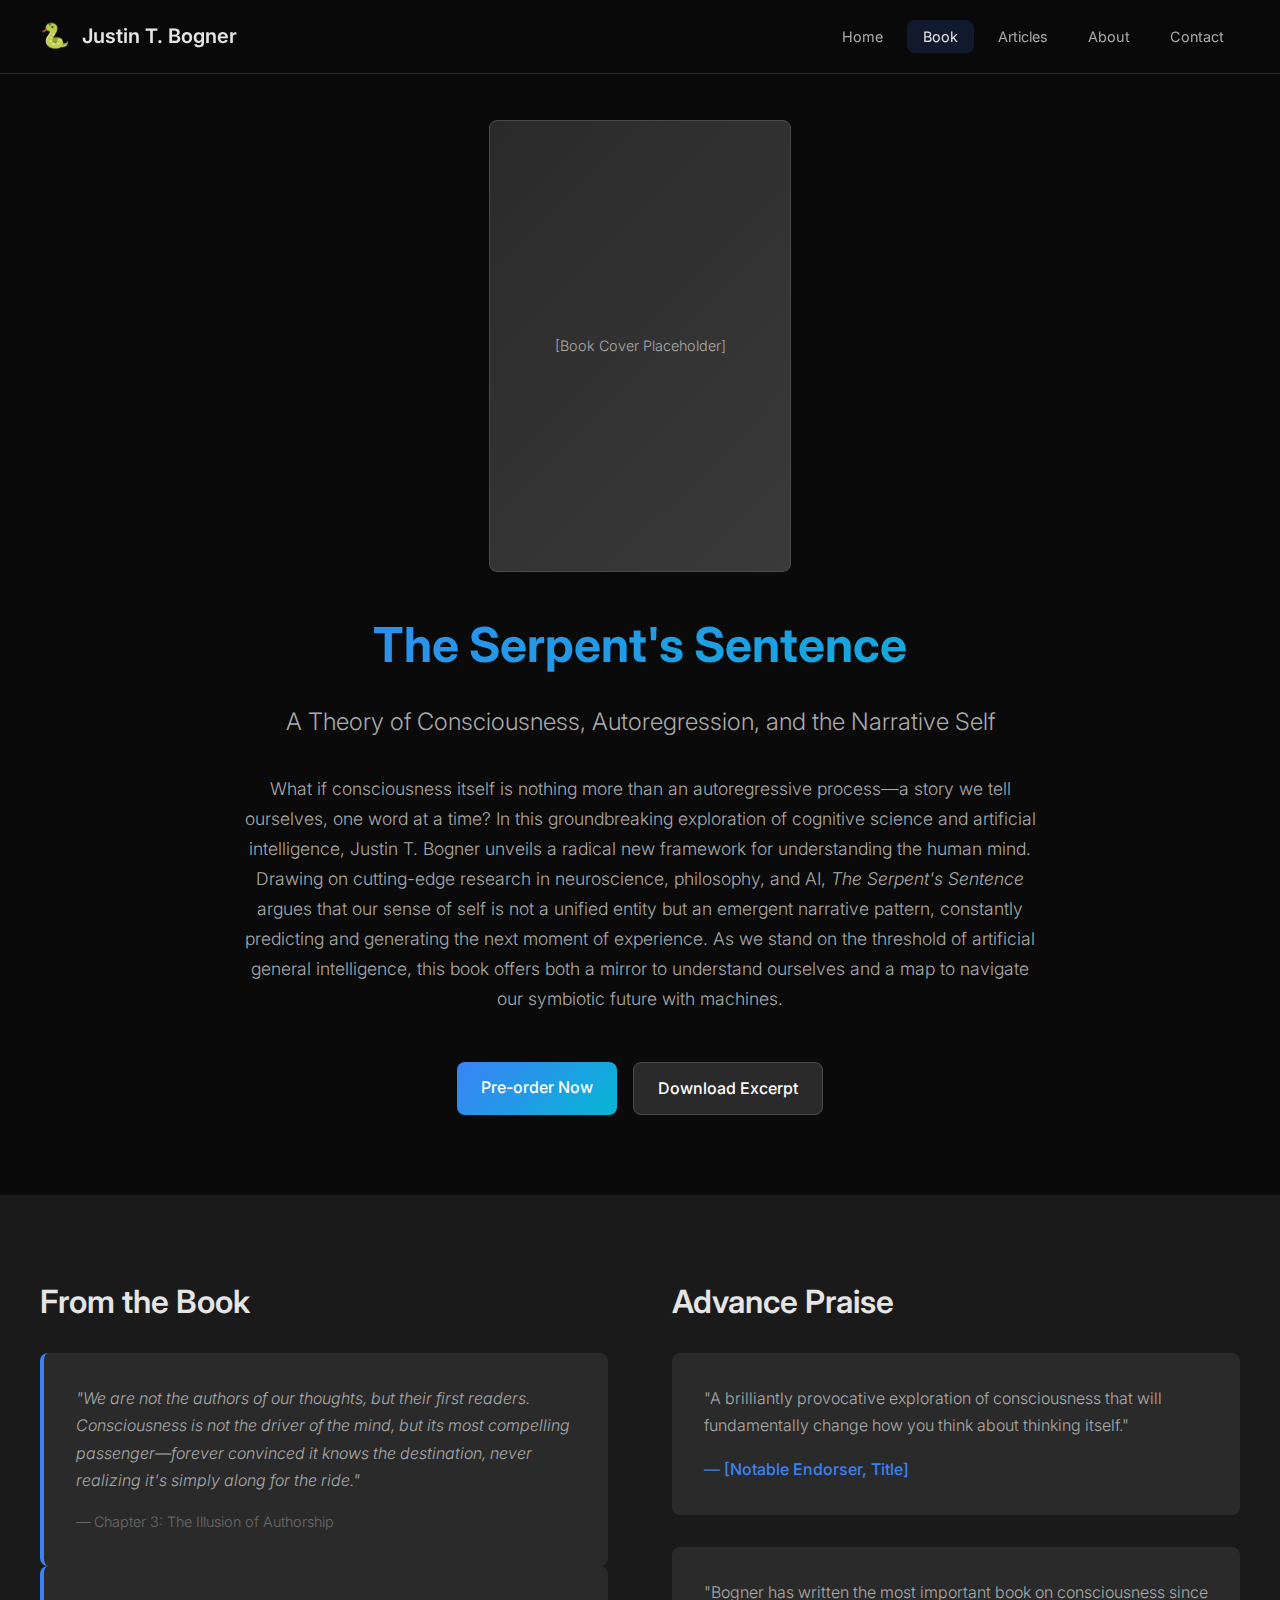
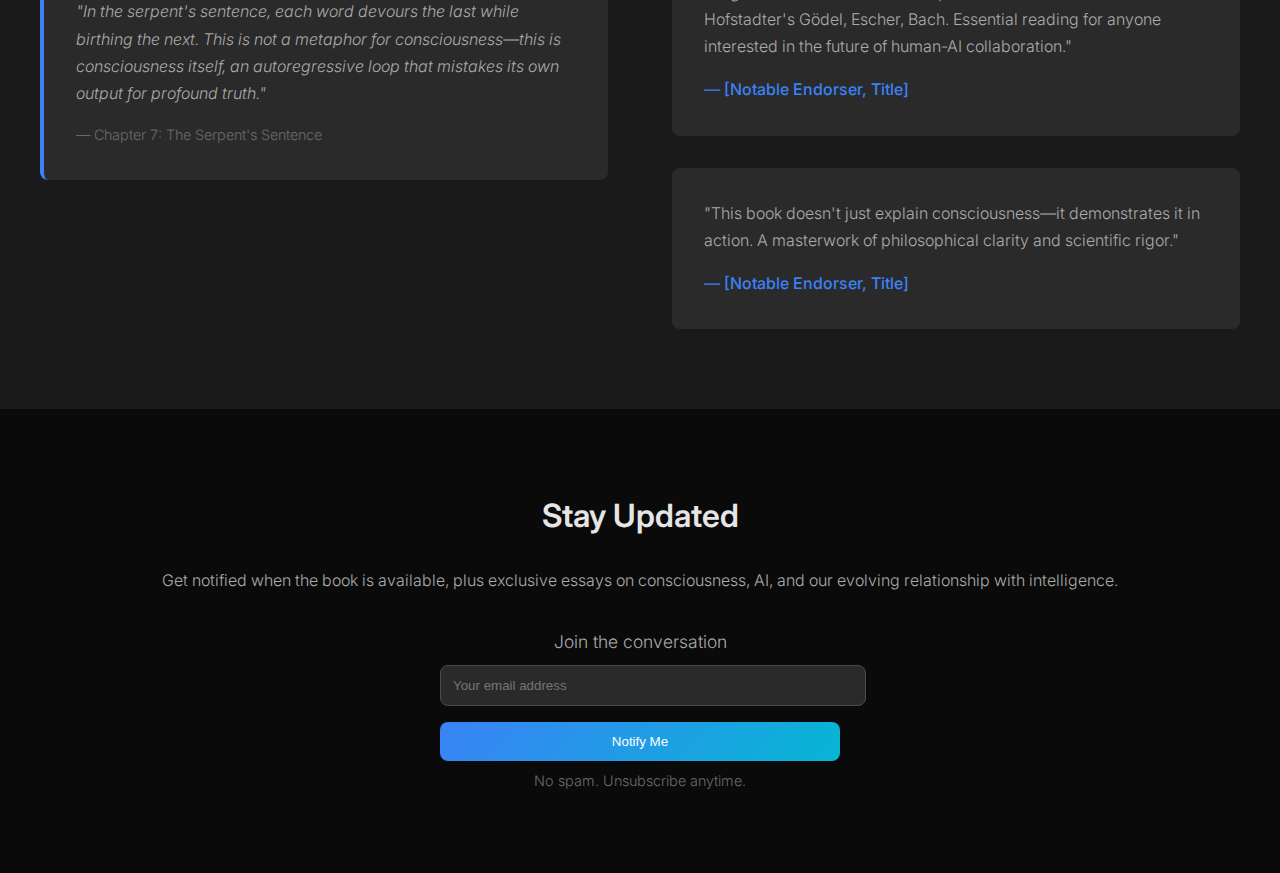
<file: book.html>
<!DOCTYPE html>
<html lang="en">
<head>
    <meta charset="UTF-8">
    <meta name="viewport" content="width=device-width, initial-scale=1.0">
    <title>The Serpent's Sentence - Justin T. Bogner</title>
    <link href="https://fonts.googleapis.com/css2?family=Inter:wght@300;400;500;600;700&display=swap" rel="stylesheet">
    <style>
        :root {
            --deep-black: #0a0a0a;
            --black: #121212;
            --grey-900: #1a1a1a;
            --grey-800: #2a2a2a;
            --grey-700: #3a3a3a;
            --grey-600: #4a4a4a;
            --grey-500: #6a6a6a;
            --grey-400: #8a8a8a;
            --grey-300: #aaaaaa;
            --grey-200: #cccccc;
            --grey-100: #e5e5e5;
            --white: #ffffff;
            
            --accent: #3b82f6;
            --secondary-accent: #06b6d4;
            --tertiary-accent: #8b5cf6;
            --glow-blue: rgba(59, 130, 246, 0.15);
            
            --text-primary: var(--grey-100);
            --text-secondary: var(--grey-300);
            --text-tertiary: var(--grey-500);
            
            --float-duration: 6s;
        }

        * {
            margin: 0;
            padding: 0;
        }

        html {
            scroll-behavior: smooth;
        }

        body {
            background: var(--deep-black);
            color: var(--text-primary);
            font-family: 'Inter', -apple-system, BlinkMacSystemFont, sans-serif;
            line-height: 1.7;
            overflow-x: hidden;
            font-weight: 300;
        }

        .container {
            max-width: 1200px;
            margin: 0 auto;
            padding: 0 2rem;
        }

        /* Navigation */
        .navigation {
            position: fixed;
            top: 0;
            left: 0;
            right: 0;
            background: rgba(10, 10, 10, 0.95);
            -webkit-backdrop-filter: blur(10px);
            backdrop-filter: blur(10px);
            z-index: 1000;
            border-bottom: 1px solid var(--grey-800);
        }

        .nav-container {
            display: flex;
            align-items: center;
            justify-content: space-between;
            padding: 1rem 2rem;
            max-width: 1200px;
            margin: 0 auto;
        }

        .brand {
            display: flex;
            align-items: center;
            gap: 0.75rem;
            text-decoration: none;
        }

        .brand-symbol {
            font-size: 1.5rem;
            animation: float var(--float-duration) ease-in-out infinite;
        }

        .brand h1 {
            font-size: 1.25rem;
            font-weight: 600;
            color: var(--text-primary);
        }

        .nav-links {
            display: flex;
            list-style: none;
            gap: 0.5rem;
        }

        .nav-links a {
            color: var(--text-secondary);
            font-weight: 400;
            font-size: 0.9rem;
            padding: 0.5rem 1rem;
            border-radius: 0.5rem;
            transition: all 0.3s ease;
            text-decoration: none;
        }

        .nav-links a:hover, .nav-links a.active {
            color: var(--text-primary);
            background: var(--glow-blue);
        }

        /* Book Page Specific Styles */
        .book-hero {
            padding: 120px 0 80px;
            text-align: center;
        }

        .book-cover {
            width: 300px;
            height: 450px;
            margin: 0 auto 2rem;
            background: linear-gradient(135deg, var(--grey-800), var(--grey-700));
            border-radius: 0.5rem;
            display: flex;
            align-items: center;
            justify-content: center;
            color: var(--text-secondary);
            font-size: 0.9rem;
            border: 1px solid var(--grey-600);
        }

        .book-title {
            font-size: 3rem;
            font-weight: 700;
            margin-bottom: 1rem;
            background: linear-gradient(135deg, var(--accent), var(--secondary-accent));
            -webkit-background-clip: text;
            background-clip: text;
            -webkit-text-fill-color: transparent;
        }

        .book-subtitle {
            font-size: 1.5rem;
            color: var(--text-secondary);
            margin-bottom: 2rem;
        }

        .book-description {
            max-width: 800px;
            margin: 0 auto 3rem;
            font-size: 1.1rem;
            color: var(--text-secondary);
        }

        .book-actions {
            display: flex;
            gap: 1rem;
            justify-content: center;
            flex-wrap: wrap;
        }

        .btn {
            background: linear-gradient(135deg, var(--accent), var(--secondary-accent));
            color: white;
            padding: 0.75rem 1.5rem;
            border-radius: 0.5rem;
            text-decoration: none;
            font-weight: 500;
            transition: all 0.3s ease;
            border: none;
            cursor: pointer;
        }

        .btn:hover {
            transform: translateY(-2px);
            box-shadow: 0 8px 25px rgba(59, 130, 246, 0.3);
        }

        .btn-secondary {
            background: var(--grey-800);
            border: 1px solid var(--grey-600);
        }

        .btn-secondary:hover {
            background: var(--grey-700);
            box-shadow: 0 8px 25px rgba(255, 255, 255, 0.1);
        }

        .book-details {
            padding: 80px 0;
            background: var(--grey-900);
        }

        .details-grid {
            display: grid;
            grid-template-columns: 1fr 1fr;
            gap: 4rem;
            align-items: start;
        }

        .section-title {
            font-size: 2rem;
            font-weight: 600;
            margin-bottom: 1.5rem;
            color: var(--text-primary);
        }

        .excerpt {
            background: var(--grey-800);
            padding: 2rem;
            border-radius: 0.5rem;
            border-left: 4px solid var(--accent);
        }

        .excerpt-text {
            font-style: italic;
            margin-bottom: 1rem;
            color: var(--text-secondary);
        }

        .excerpt-cite {
            color: var(--text-tertiary);
            font-size: 0.9rem;
        }

        .endorsements {
            display: flex;
            flex-direction: column;
            gap: 2rem;
        }

        .endorsement {
            background: var(--grey-800);
            padding: 2rem;
            border-radius: 0.5rem;
        }

        .endorsement-text {
            margin-bottom: 1rem;
            color: var(--text-secondary);
        }

        .endorsement-author {
            color: var(--accent);
            font-weight: 500;
        }

        .newsletter-cta {
            padding: 80px 0;
            text-align: center;
        }

        .newsletter-signup {
            max-width: 400px;
            margin: 0 auto;
        }

        .newsletter-signup label {
            font-size: 1.1rem;
            color: var(--text-secondary);
            margin-bottom: 0.5rem;
            display: block;
        }

        .newsletter-signup input {
            width: 100%;
            padding: 0.75rem;
            border-radius: 0.5rem;
            border: 1px solid var(--grey-600);
            background: var(--grey-800);
            color: var(--text-primary);
            margin-bottom: 1rem;
        }

        .newsletter-signup button {
            width: 100%;
        }

        .newsletter-signup p {
            color: var(--text-tertiary);
            font-size: 0.9rem;
            margin-top: 0.5rem;
        }

        .newsletter-description {
            color: var(--text-secondary);
            margin-bottom: 2rem;
        }

        @keyframes float {
            0%, 100% { transform: translateY(0px) rotate(0deg); }
            50% { transform: translateY(-10px) rotate(5deg); }
        }

        .fade-in-up {
            animation: fade-in-up 0.8s ease-out;
        }

        @keyframes fade-in-up {
            from {
                opacity: 0;
                transform: translateY(30px);
            }
            to {
                opacity: 1;
                transform: translateY(0);
            }
        }

        @media (max-width: 768px) {
            .details-grid {
                grid-template-columns: 1fr;
                gap: 2rem;
            }

            .book-title {
                font-size: 2rem;
            }

            .book-subtitle {
                font-size: 1.2rem;
            }

            .book-cover {
                width: 240px;
                height: 360px;
            }
        }
    </style>
</head>
<body>
    <nav class="navigation">
        <div class="nav-container">
            <a href="index.html" class="brand">
                <span class="brand-symbol">🐍</span>
                <h1>Justin T. Bogner</h1>
            </a>
            <ul class="nav-links">
                <li><a href="index.html">Home</a></li>
                <li><a href="book.html" class="active">Book</a></li>
                <li><a href="articles.html">Articles</a></li>
                <li><a href="about.html">About</a></li>
                <li><a href="contact.html">Contact</a></li>
            </ul>
        </div>
    </nav>

    <main>
        <section class="book-hero">
            <div class="container">
                <div class="book-cover fade-in-up">
                    [Book Cover Placeholder]
                </div>
                <h1 class="book-title fade-in-up">The Serpent's Sentence</h1>
                <p class="book-subtitle fade-in-up">A Theory of Consciousness, Autoregression, and the Narrative Self</p>
                <div class="book-description fade-in-up">
                    <p>What if consciousness itself is nothing more than an autoregressive process—a story we tell ourselves, one word at a time? In this groundbreaking exploration of cognitive science and artificial intelligence, Justin T. Bogner unveils a radical new framework for understanding the human mind.</p>
                    <p>Drawing on cutting-edge research in neuroscience, philosophy, and AI, <em>The Serpent's Sentence</em> argues that our sense of self is not a unified entity but an emergent narrative pattern, constantly predicting and generating the next moment of experience. As we stand on the threshold of artificial general intelligence, this book offers both a mirror to understand ourselves and a map to navigate our symbiotic future with machines.</p>
                </div>
                <div class="book-actions fade-in-up">
                    <a href="#" class="btn">Pre-order Now</a>
                    <a href="/public-website-package/excerpt.pdf" class="btn btn-secondary">Download Excerpt</a>
                </div>
            </div>
        </section>

        <section class="book-details">
            <div class="container">
                <div class="details-grid">
                    <div class="excerpt-section fade-in-up">
                        <h2 class="section-title">From the Book</h2>
                        <div class="excerpt">
                            <p class="excerpt-text">"We are not the authors of our thoughts, but their first readers. Consciousness is not the driver of the mind, but its most compelling passenger—forever convinced it knows the destination, never realizing it's simply along for the ride."</p>
                            <p class="excerpt-cite">— Chapter 3: The Illusion of Authorship</p>
                        </div>
                        <div class="excerpt">
                            <p class="excerpt-text">"In the serpent's sentence, each word devours the last while birthing the next. This is not a metaphor for consciousness—this is consciousness itself, an autoregressive loop that mistakes its own output for profound truth."</p>
                            <p class="excerpt-cite">— Chapter 7: The Serpent's Sentence</p>
                        </div>
                    </div>

                    <div class="endorsements-section fade-in-up">
                        <h2 class="section-title">Advance Praise</h2>
                        <div class="endorsements">
                            <div class="endorsement">
                                <p class="endorsement-text">"A brilliantly provocative exploration of consciousness that will fundamentally change how you think about thinking itself."</p>
                                <p class="endorsement-author">— [Notable Endorser, Title]</p>
                            </div>
                            <div class="endorsement">
                                <p class="endorsement-text">"Bogner has written the most important book on consciousness since Hofstadter's Gödel, Escher, Bach. Essential reading for anyone interested in the future of human-AI collaboration."</p>
                                <p class="endorsement-author">— [Notable Endorser, Title]</p>
                            </div>
                            <div class="endorsement">
                                <p class="endorsement-text">"This book doesn't just explain consciousness—it demonstrates it in action. A masterwork of philosophical clarity and scientific rigor."</p>
                                <p class="endorsement-author">— [Notable Endorser, Title]</p>
                            </div>
                        </div>
                    </div>
                </div>
            </div>
        </section>

        <section class="newsletter-cta">
            <div class="container">
                <h2 class="section-title fade-in-up">Stay Updated</h2>
                <p class="newsletter-description fade-in-up">Get notified when the book is available, plus exclusive essays on consciousness, AI, and our evolving relationship with intelligence.</p>
                <div class="newsletter-signup fade-in-up">
                    <form action="#" method="post">
                        <label for="newsletter-email">Join the conversation</label>
                        <input type="email" id="newsletter-email" name="email" placeholder="Your email address" required>
                        <button type="submit" class="btn">Notify Me</button>
                        <p>No spam. Unsubscribe anytime.</p>
                    </form>
                </div>
            </div>
        </section>
    </main>
</body>
</html>
</file>
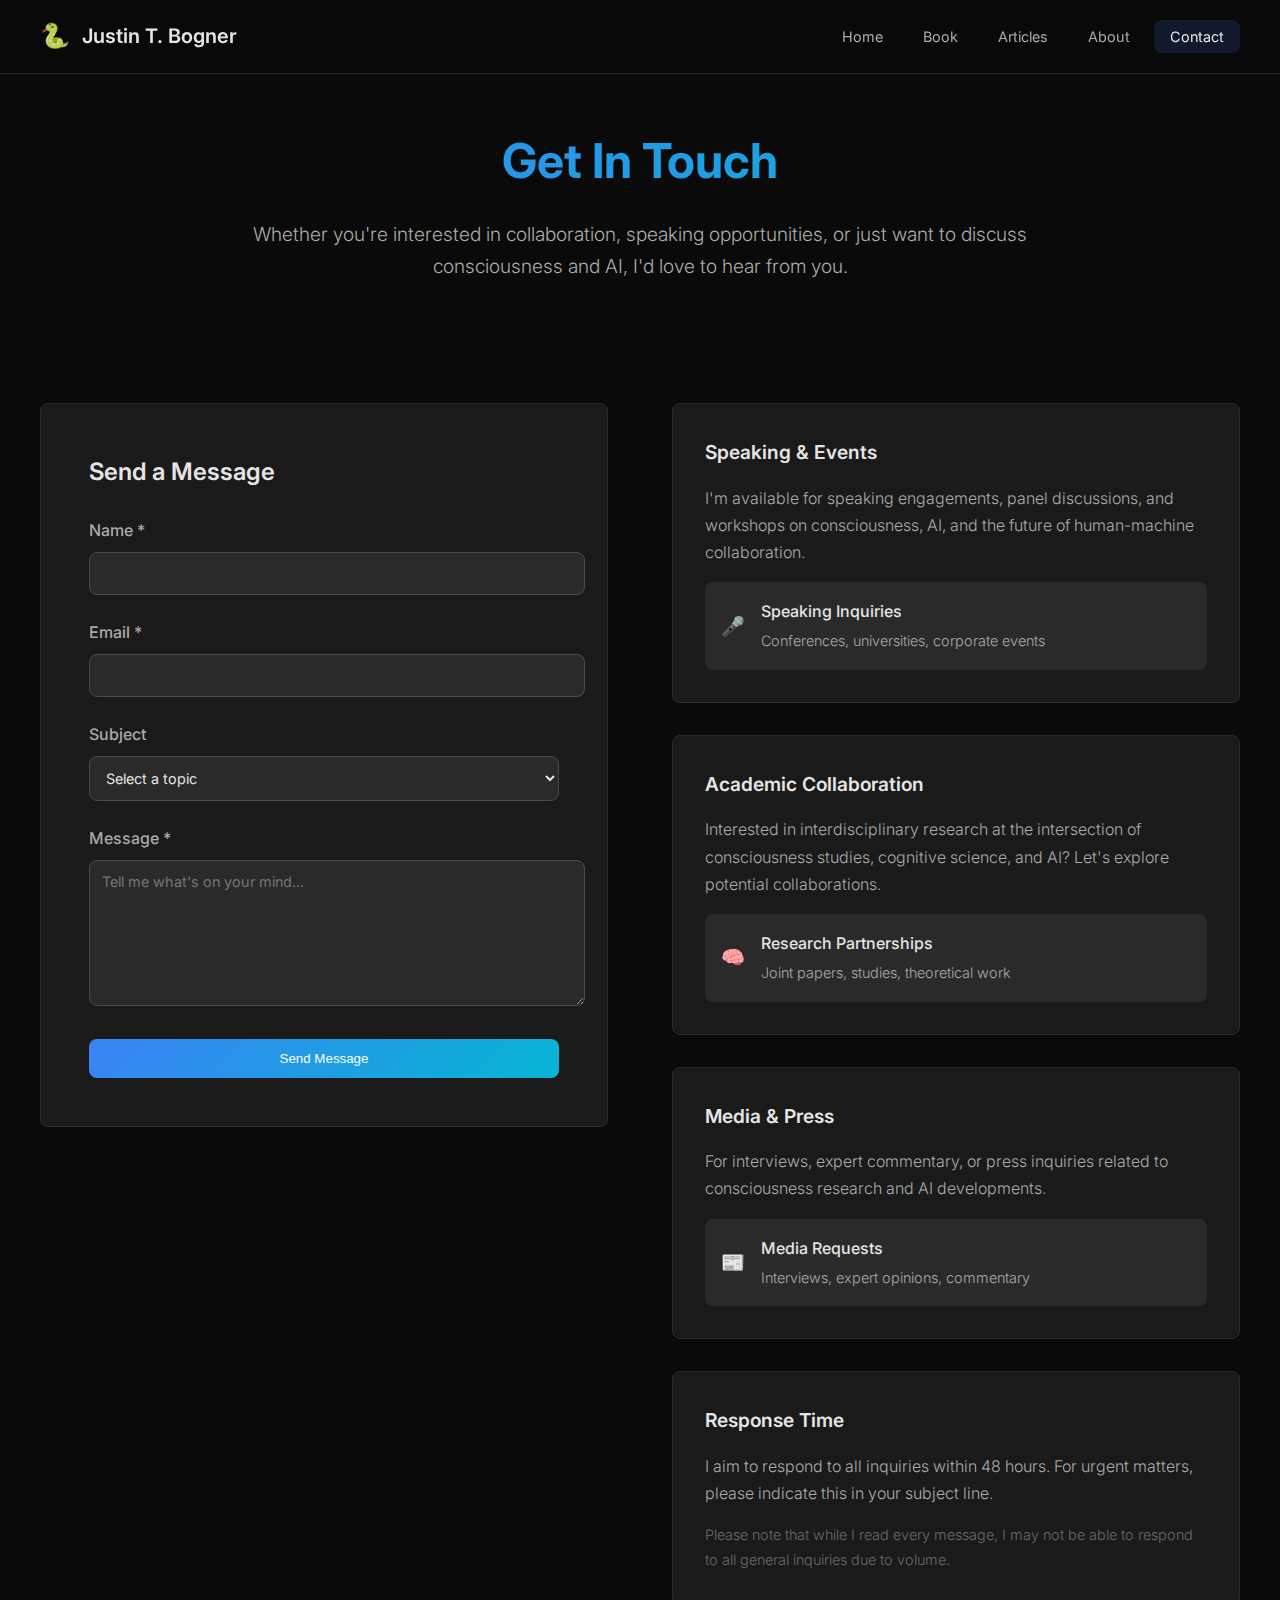
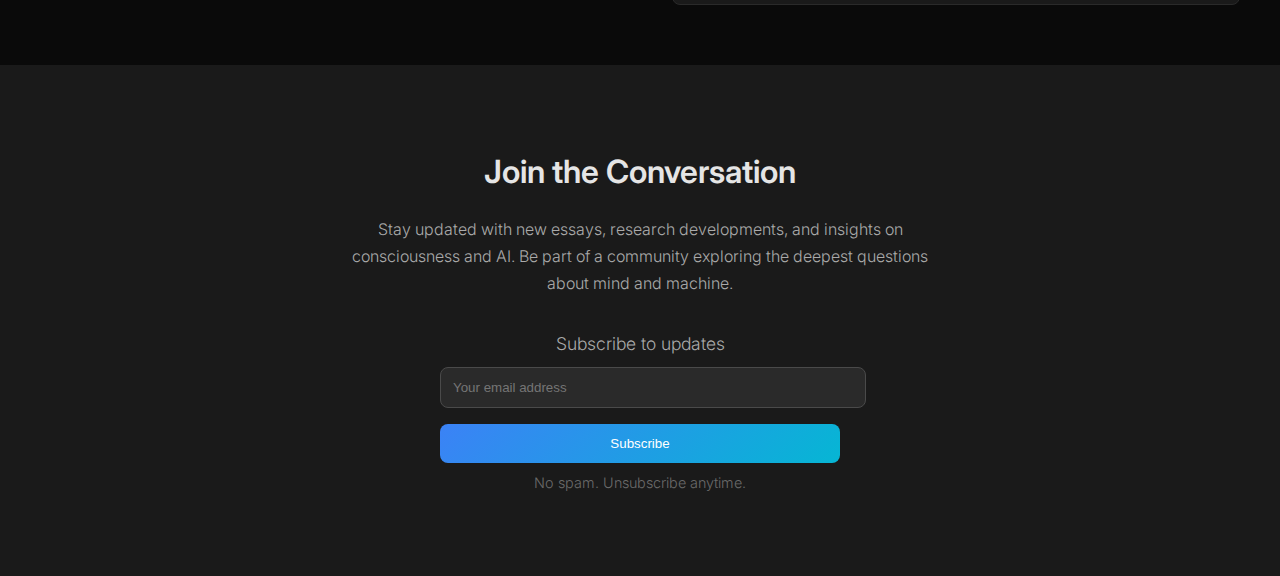
<file: contact.html>
<!DOCTYPE html>
<html lang="en">
<head>
    <meta charset="UTF-8">
    <meta name="viewport" content="width=device-width, initial-scale=1.0">
    <title>Contact - Justin T. Bogner</title>
    <link href="https://fonts.googleapis.com/css2?family=Inter:wght@300;400;500;600;700&display=swap" rel="stylesheet">
    <style>
        :root {
            --deep-black: #0a0a0a;
            --black: #121212;
            --grey-900: #1a1a1a;
            --grey-800: #2a2a2a;
            --grey-700: #3a3a3a;
            --grey-600: #4a4a4a;
            --grey-500: #6a6a6a;
            --grey-400: #8a8a8a;
            --grey-300: #aaaaaa;
            --grey-200: #cccccc;
            --grey-100: #e5e5e5;
            --white: #ffffff;
            
            --accent: #3b82f6;
            --secondary-accent: #06b6d4;
            --tertiary-accent: #8b5cf6;
            --glow-blue: rgba(59, 130, 246, 0.15);
            
            --text-primary: var(--grey-100);
            --text-secondary: var(--grey-300);
            --text-tertiary: var(--grey-500);
            
            --float-duration: 6s;
        }

        * {
            margin: 0;
            padding: 0;
        }

        html {
            scroll-behavior: smooth;
        }

        body {
            background: var(--deep-black);
            color: var(--text-primary);
            font-family: 'Inter', -apple-system, BlinkMacSystemFont, sans-serif;
            line-height: 1.7;
            overflow-x: hidden;
            font-weight: 300;
        }

        .container {
            max-width: 1200px;
            margin: 0 auto;
            padding: 0 2rem;
        }

        /* Navigation */
        .navigation {
            position: fixed;
            top: 0;
            left: 0;
            right: 0;
            background: rgba(10, 10, 10, 0.95);
            -webkit-backdrop-filter: blur(10px);
            backdrop-filter: blur(10px);
            z-index: 1000;
            border-bottom: 1px solid var(--grey-800);
        }

        .nav-container {
            display: flex;
            align-items: center;
            justify-content: space-between;
            padding: 1rem 2rem;
            max-width: 1200px;
            margin: 0 auto;
        }

        .brand {
            display: flex;
            align-items: center;
            gap: 0.75rem;
            text-decoration: none;
        }

        .brand-symbol {
            font-size: 1.5rem;
            animation: float var(--float-duration) ease-in-out infinite;
        }

        .brand h1 {
            font-size: 1.25rem;
            font-weight: 600;
            color: var(--text-primary);
        }

        .nav-links {
            display: flex;
            list-style: none;
            gap: 0.5rem;
        }

        .nav-links a {
            color: var(--text-secondary);
            font-weight: 400;
            font-size: 0.9rem;
            padding: 0.5rem 1rem;
            border-radius: 0.5rem;
            transition: all 0.3s ease;
            text-decoration: none;
        }

        .nav-links a:hover, .nav-links a.active {
            color: var(--text-primary);
            background: var(--glow-blue);
        }

        /* Contact Page Styles */
        .contact-hero {
            padding: 120px 0 60px;
            text-align: center;
        }

        .contact-title {
            font-size: 3rem;
            font-weight: 700;
            margin-bottom: 1rem;
            background: linear-gradient(135deg, var(--accent), var(--secondary-accent));
            -webkit-background-clip: text;
            background-clip: text;
            -webkit-text-fill-color: transparent;
        }

        .contact-subtitle {
            font-size: 1.2rem;
            color: var(--text-secondary);
            max-width: 800px;
            margin: 0 auto;
        }

        .contact-content {
            padding: 60px 0;
        }

        .contact-grid {
            display: grid;
            grid-template-columns: 1fr 1fr;
            gap: 4rem;
            align-items: start;
        }

        .contact-form {
            background: var(--grey-900);
            padding: 3rem;
            border-radius: 0.5rem;
            border: 1px solid var(--grey-800);
        }

        .form-title {
            font-size: 1.5rem;
            font-weight: 600;
            margin-bottom: 1.5rem;
            color: var(--text-primary);
        }

        .form-group {
            margin-bottom: 1.5rem;
        }

        .form-group label {
            display: block;
            margin-bottom: 0.5rem;
            color: var(--text-secondary);
            font-weight: 500;
        }

        .form-group input,
        .form-group textarea,
        .form-group select {
            width: 100%;
            padding: 0.75rem;
            border: 1px solid var(--grey-600);
            border-radius: 0.5rem;
            background: var(--grey-800);
            color: var(--text-primary);
            font-family: inherit;
            font-size: 0.9rem;
            transition: border-color 0.3s ease;
        }

        .form-group input:focus,
        .form-group textarea:focus,
        .form-group select:focus {
            outline: none;
            border-color: var(--accent);
        }

        .form-group textarea {
            resize: vertical;
            min-height: 120px;
        }

        .submit-btn {
            background: linear-gradient(135deg, var(--accent), var(--secondary-accent));
            color: white;
            padding: 0.75rem 2rem;
            border: none;
            border-radius: 0.5rem;
            font-weight: 500;
            cursor: pointer;
            transition: all 0.3s ease;
            width: 100%;
        }

        .submit-btn:hover {
            transform: translateY(-2px);
            box-shadow: 0 8px 25px rgba(59, 130, 246, 0.3);
        }

        .contact-info {
            display: flex;
            flex-direction: column;
            gap: 2rem;
        }

        .info-section {
            background: var(--grey-900);
            padding: 2rem;
            border-radius: 0.5rem;
            border: 1px solid var(--grey-800);
        }

        .info-title {
            font-size: 1.2rem;
            font-weight: 600;
            margin-bottom: 1rem;
            color: var(--text-primary);
        }

        .info-description {
            color: var(--text-secondary);
            margin-bottom: 1rem;
        }

        .info-details {
            color: var(--text-tertiary);
            font-size: 0.9rem;
        }

        .contact-methods {
            display: flex;
            flex-direction: column;
            gap: 1rem;
        }

        .contact-method {
            display: flex;
            align-items: center;
            gap: 1rem;
            padding: 1rem;
            background: var(--grey-800);
            border-radius: 0.5rem;
            transition: all 0.3s ease;
        }

        .contact-method:hover {
            background: var(--grey-700);
        }

        .contact-method-icon {
            font-size: 1.2rem;
            color: var(--accent);
        }

        .contact-method-info h4 {
            color: var(--text-primary);
            font-weight: 500;
            margin-bottom: 0.25rem;
        }

        .contact-method-info p {
            color: var(--text-secondary);
            font-size: 0.9rem;
        }

        .newsletter-section {
            padding: 80px 0;
            background: var(--grey-900);
            text-align: center;
        }

        .newsletter-title {
            font-size: 2rem;
            font-weight: 600;
            margin-bottom: 1rem;
            color: var(--text-primary);
        }

        .newsletter-description {
            color: var(--text-secondary);
            margin-bottom: 2rem;
            max-width: 600px;
            margin-left: auto;
            margin-right: auto;
        }

        .newsletter-signup {
            max-width: 400px;
            margin: 0 auto;
        }

        .newsletter-signup label {
            font-size: 1.1rem;
            color: var(--text-secondary);
            margin-bottom: 0.5rem;
            display: block;
        }

        .newsletter-signup input {
            width: 100%;
            padding: 0.75rem;
            border-radius: 0.5rem;
            border: 1px solid var(--grey-600);
            background: var(--grey-800);
            color: var(--text-primary);
            margin-bottom: 1rem;
        }

        .newsletter-signup button {
            width: 100%;
            background: linear-gradient(135deg, var(--accent), var(--secondary-accent));
            color: white;
            padding: 0.75rem 1.5rem;
            border-radius: 0.5rem;
            border: none;
            cursor: pointer;
            font-weight: 500;
            transition: all 0.3s ease;
        }

        .newsletter-signup button:hover {
            transform: translateY(-2px);
            box-shadow: 0 8px 25px rgba(59, 130, 246, 0.3);
        }

        .newsletter-signup p {
            color: var(--text-tertiary);
            font-size: 0.9rem;
            margin-top: 0.5rem;
        }

        @keyframes float {
            0%, 100% { transform: translateY(0px) rotate(0deg); }
            50% { transform: translateY(-10px) rotate(5deg); }
        }

        .fade-in-up {
            animation: fade-in-up 0.8s ease-out;
        }

        @keyframes fade-in-up {
            from {
                opacity: 0;
                transform: translateY(30px);
            }
            to {
                opacity: 1;
                transform: translateY(0);
            }
        }

        @media (max-width: 768px) {
            .contact-grid {
                grid-template-columns: 1fr;
                gap: 2rem;
            }

            .contact-title {
                font-size: 2rem;
            }

            .contact-form {
                padding: 2rem;
            }
        }
    </style>
</head>
<body>
    <nav class="navigation">
        <div class="nav-container">
            <a href="index.html" class="brand">
                <span class="brand-symbol">🐍</span>
                <h1>Justin T. Bogner</h1>
            </a>
            <ul class="nav-links">
                <li><a href="index.html">Home</a></li>
                <li><a href="book.html">Book</a></li>
                <li><a href="articles.html">Articles</a></li>
                <li><a href="about.html">About</a></li>
                <li><a href="contact.html" class="active">Contact</a></li>
            </ul>
        </div>
    </nav>

    <main>
        <section class="contact-hero">
            <div class="container">
                <h1 class="contact-title fade-in-up">Get In Touch</h1>
                <p class="contact-subtitle fade-in-up">Whether you're interested in collaboration, speaking opportunities, or just want to discuss consciousness and AI, I'd love to hear from you.</p>
            </div>
        </section>

        <section class="contact-content">
            <div class="container">
                <div class="contact-grid">
                    <div class="contact-form fade-in-up">
                        <h2 class="form-title">Send a Message</h2>
                        <form action="#" method="post">
                            <div class="form-group">
                                <label for="name">Name *</label>
                                <input type="text" id="name" name="name" required>
                            </div>
                            
                            <div class="form-group">
                                <label for="email">Email *</label>
                                <input type="email" id="email" name="email" required>
                            </div>
                            
                            <div class="form-group">
                                <label for="subject">Subject</label>
                                <select id="subject" name="subject">
                                    <option value="">Select a topic</option>
                                    <option value="speaking">Speaking Opportunities</option>
                                    <option value="collaboration">Collaboration</option>
                                    <option value="media">Media Inquiries</option>
                                    <option value="academic">Academic Discussion</option>
                                    <option value="book">Book-Related</option>
                                    <option value="other">Other</option>
                                </select>
                            </div>
                            
                            <div class="form-group">
                                <label for="message">Message *</label>
                                <textarea id="message" name="message" placeholder="Tell me what's on your mind..." required></textarea>
                            </div>
                            
                            <button type="submit" class="submit-btn">Send Message</button>
                        </form>
                    </div>

                    <div class="contact-info fade-in-up">
                        <div class="info-section">
                            <h3 class="info-title">Speaking & Events</h3>
                            <p class="info-description">I'm available for speaking engagements, panel discussions, and workshops on consciousness, AI, and the future of human-machine collaboration.</p>
                            <div class="contact-methods">
                                <div class="contact-method">
                                    <span class="contact-method-icon">🎤</span>
                                    <div class="contact-method-info">
                                        <h4>Speaking Inquiries</h4>
                                        <p>Conferences, universities, corporate events</p>
                                    </div>
                                </div>
                            </div>
                        </div>

                        <div class="info-section">
                            <h3 class="info-title">Academic Collaboration</h3>
                            <p class="info-description">Interested in interdisciplinary research at the intersection of consciousness studies, cognitive science, and AI? Let's explore potential collaborations.</p>
                            <div class="contact-methods">
                                <div class="contact-method">
                                    <span class="contact-method-icon">🧠</span>
                                    <div class="contact-method-info">
                                        <h4>Research Partnerships</h4>
                                        <p>Joint papers, studies, theoretical work</p>
                                    </div>
                                </div>
                            </div>
                        </div>

                        <div class="info-section">
                            <h3 class="info-title">Media & Press</h3>
                            <p class="info-description">For interviews, expert commentary, or press inquiries related to consciousness research and AI developments.</p>
                            <div class="contact-methods">
                                <div class="contact-method">
                                    <span class="contact-method-icon">📰</span>
                                    <div class="contact-method-info">
                                        <h4>Media Requests</h4>
                                        <p>Interviews, expert opinions, commentary</p>
                                    </div>
                                </div>
                            </div>
                        </div>

                        <div class="info-section">
                            <h3 class="info-title">Response Time</h3>
                            <p class="info-description">I aim to respond to all inquiries within 48 hours. For urgent matters, please indicate this in your subject line.</p>
                            <p class="info-details">Please note that while I read every message, I may not be able to respond to all general inquiries due to volume.</p>
                        </div>
                    </div>
                </div>
            </div>
        </section>

        <section class="newsletter-section">
            <div class="container">
                <h2 class="newsletter-title fade-in-up">Join the Conversation</h2>
                <p class="newsletter-description fade-in-up">Stay updated with new essays, research developments, and insights on consciousness and AI. Be part of a community exploring the deepest questions about mind and machine.</p>
                <div class="newsletter-signup fade-in-up">
                    <form action="#" method="post">
                        <label for="newsletter-email">Subscribe to updates</label>
                        <input type="email" id="newsletter-email" name="email" placeholder="Your email address" required>
                        <button type="submit">Subscribe</button>
                        <p>No spam. Unsubscribe anytime.</p>
                    </form>
                </div>
            </div>
        </section>
    </main>
</body>
</html>
</file>
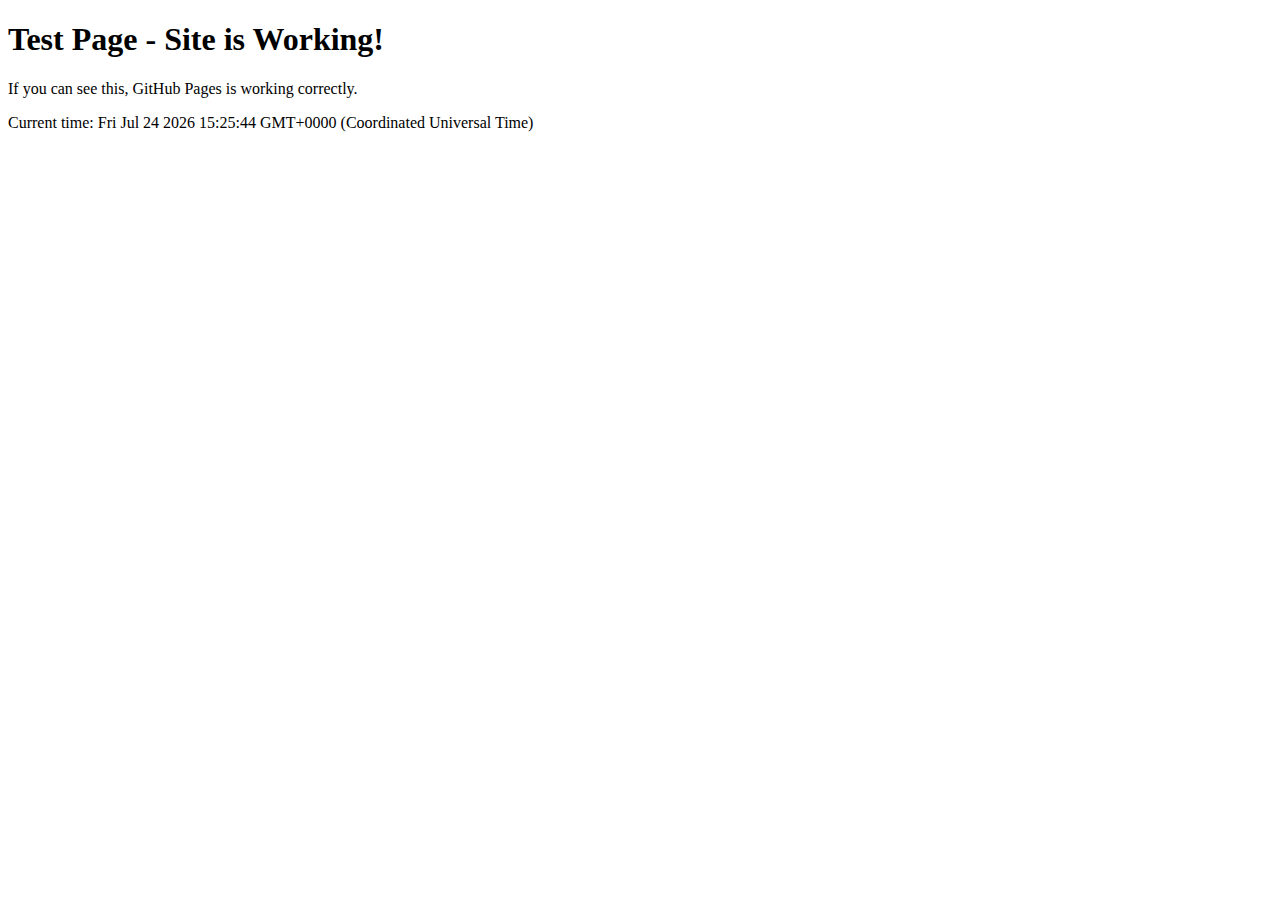
<file: test.html>
<!DOCTYPE html>
<html>
<head>
    <title>Test Page</title>
</head>
<body>
    <h1>Test Page - Site is Working!</h1>
    <p>If you can see this, GitHub Pages is working correctly.</p>
    <p>Current time: <script>document.write(new Date());</script></p>
</body>
</html>
</file>
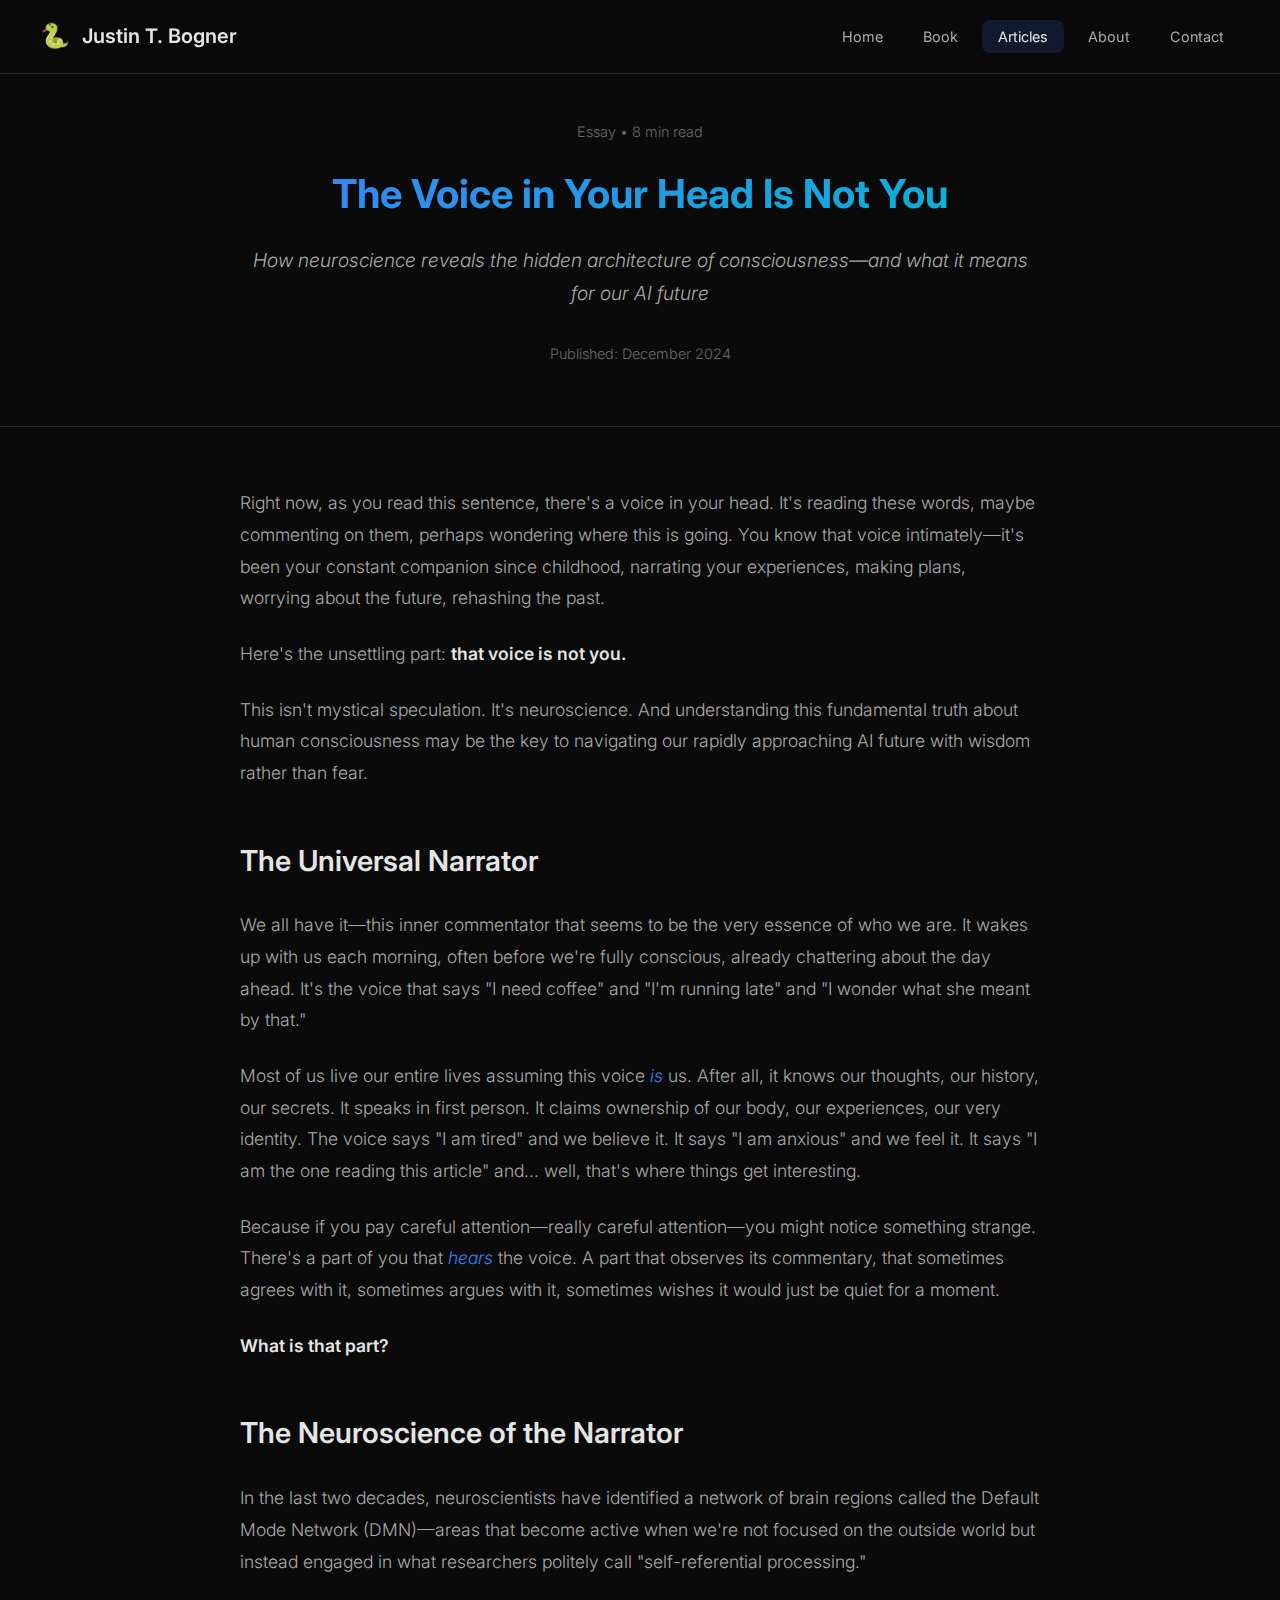
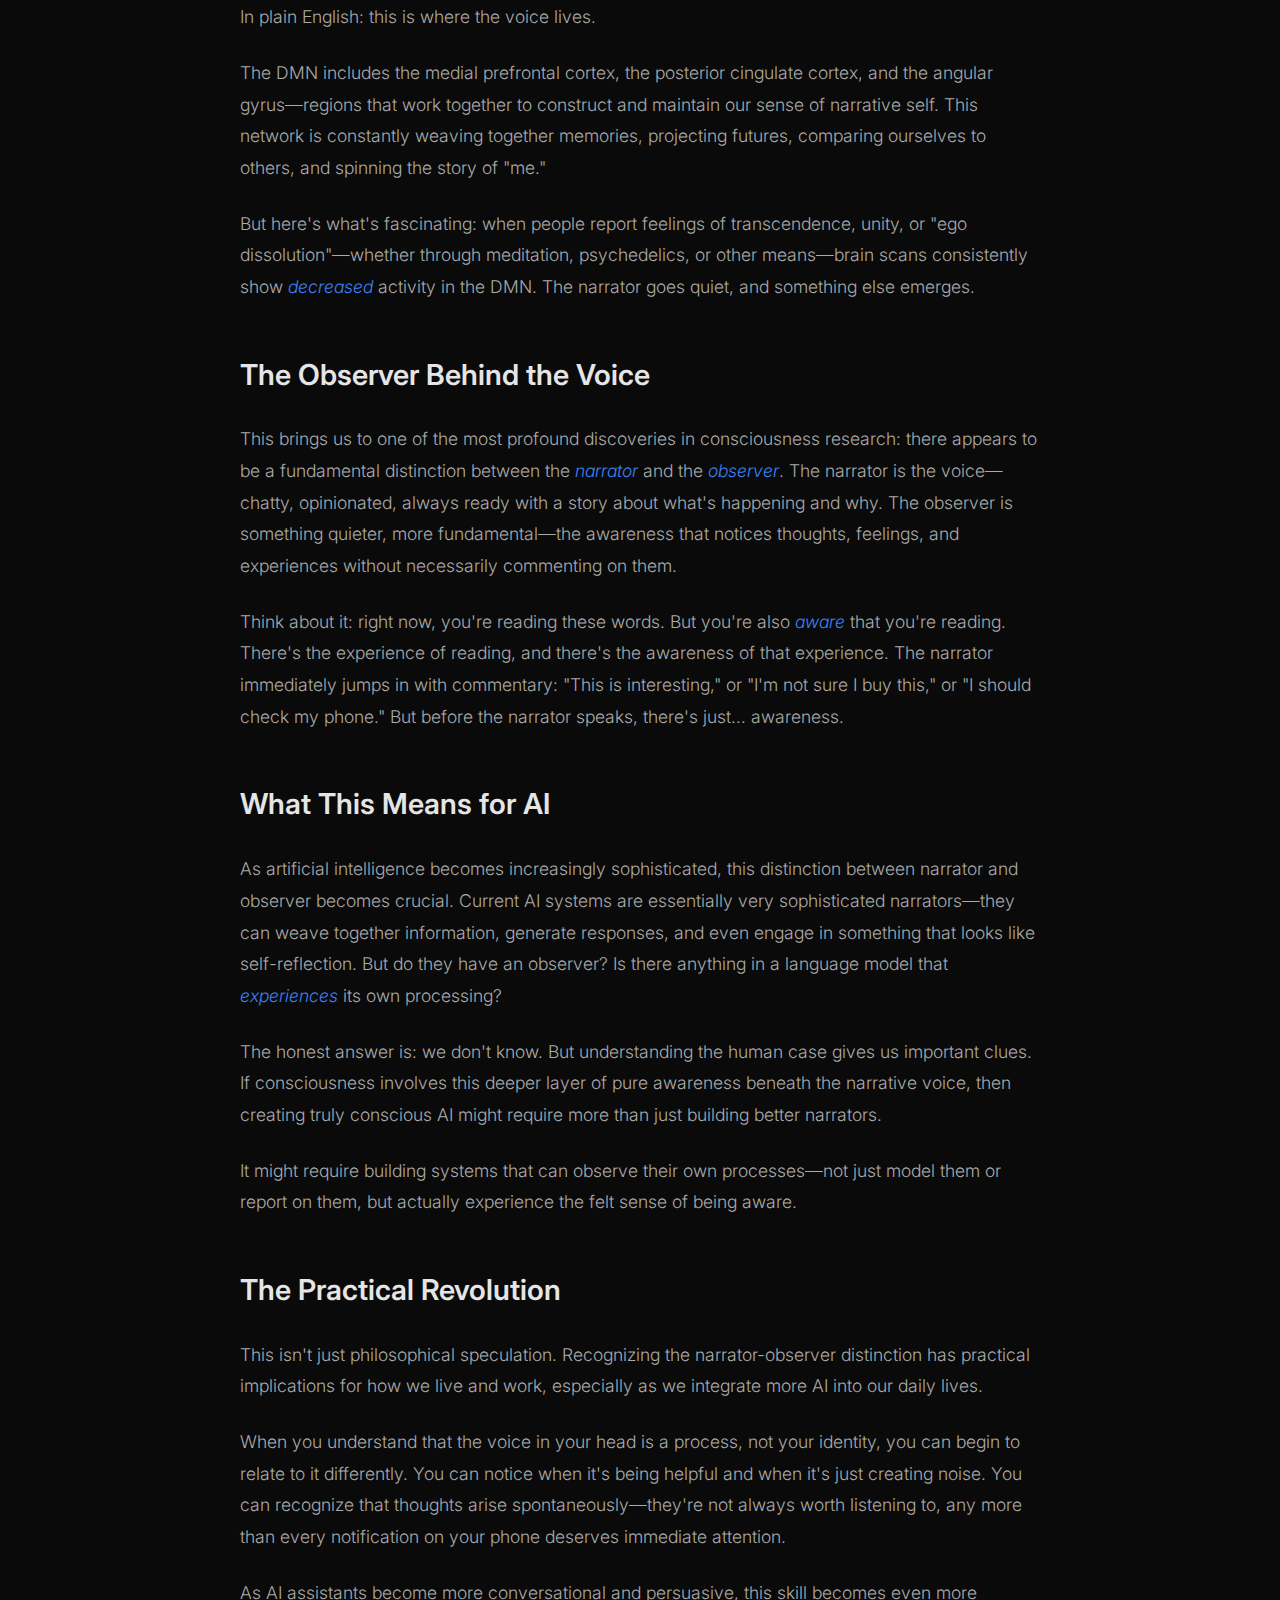
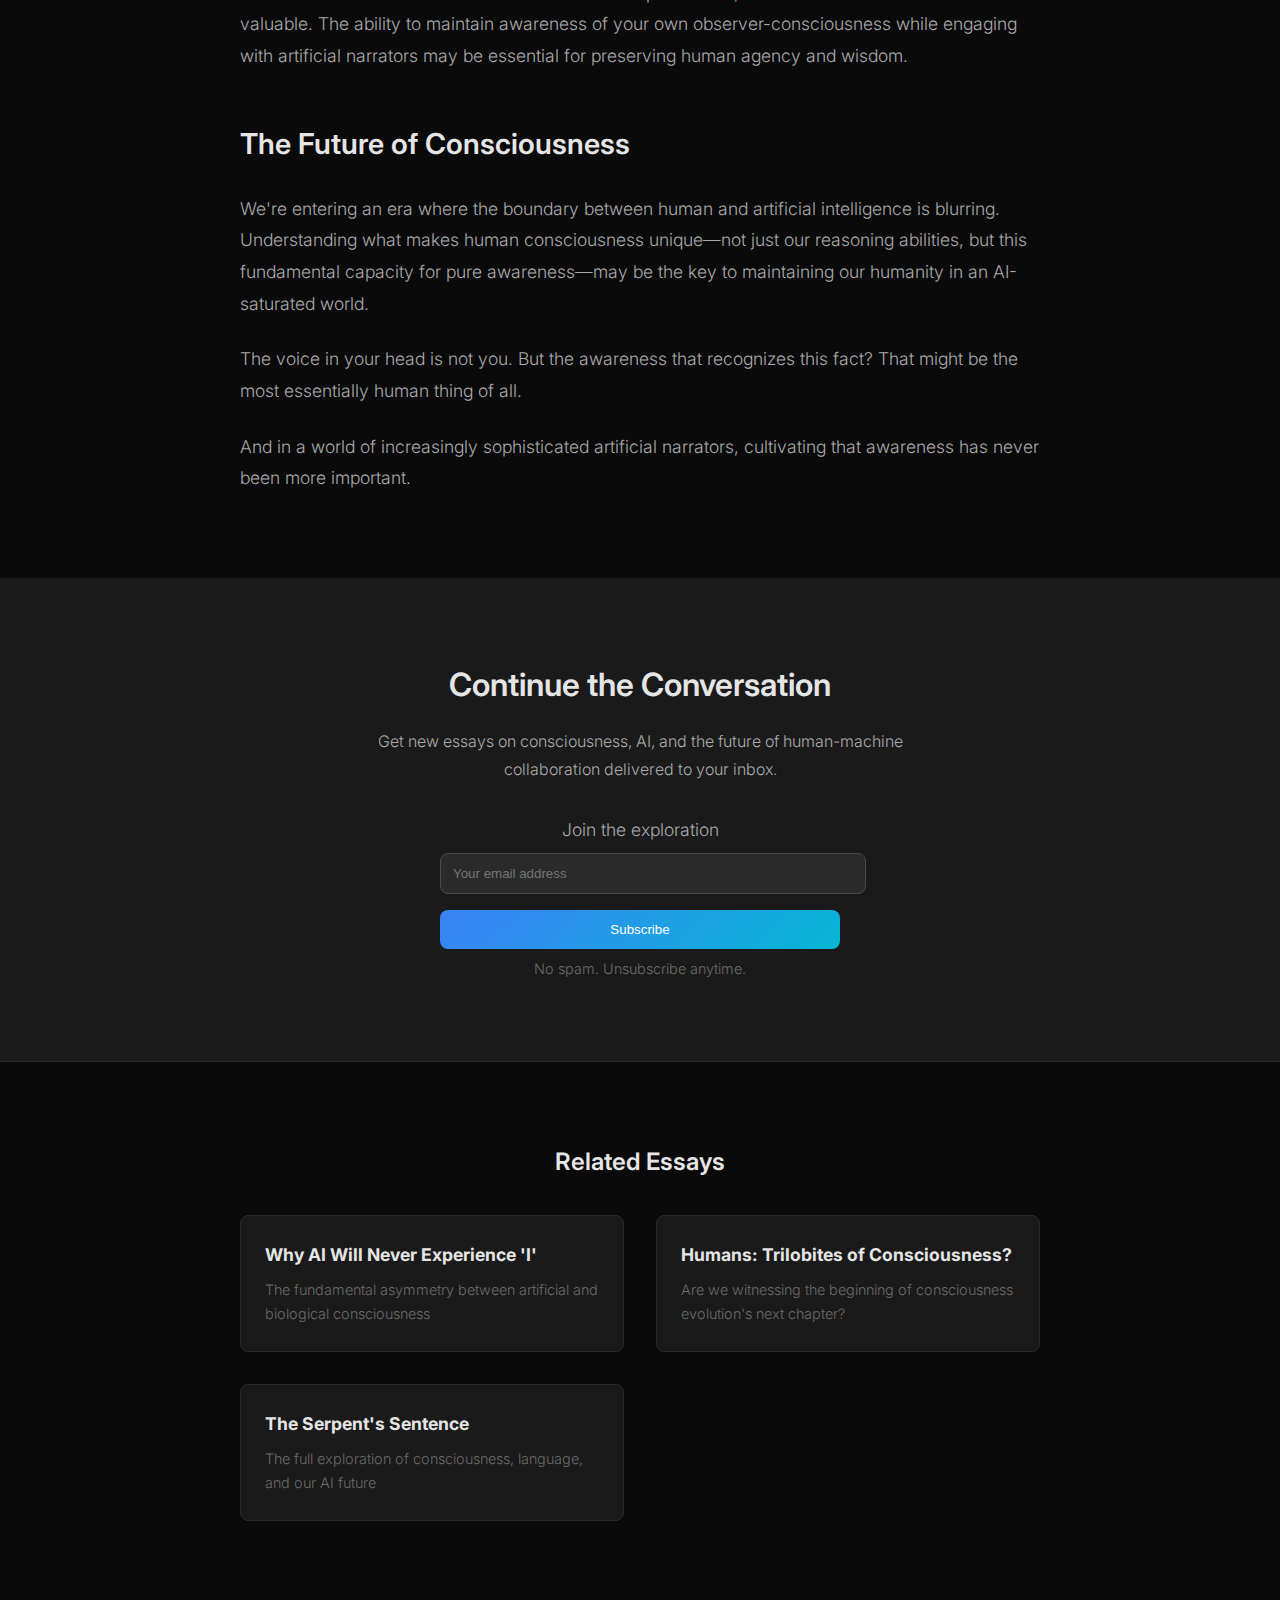
<file: the-voice-in-your-head.html>
<!DOCTYPE html>
<html lang="en">
<head>
    <meta charset="UTF-8">
    <meta name="viewport" content="width=device-width, initial-scale=1.0">
    <title>The Voice in Your Head Is Not You - Justin T. Bogner</title>
    <meta name="description" content="How neuroscience reveals the hidden architecture of consciousness—and what it means for our AI future">
    <link href="https://fonts.googleapis.com/css2?family=Inter:wght@300;400;500;600;700&display=swap" rel="stylesheet">
    <style>
        :root {
            --deep-black: #0a0a0a;
            --black: #121212;
            --grey-900: #1a1a1a;
            --grey-800: #2a2a2a;
            --grey-700: #3a3a3a;
            --grey-600: #4a4a4a;
            --grey-500: #6a6a6a;
            --grey-400: #8a8a8a;
            --grey-300: #aaaaaa;
            --grey-200: #cccccc;
            --grey-100: #e5e5e5;
            --white: #ffffff;
            
            --accent: #3b82f6;
            --secondary-accent: #06b6d4;
            --tertiary-accent: #8b5cf6;
            --glow-blue: rgba(59, 130, 246, 0.15);
            
            --text-primary: var(--grey-100);
            --text-secondary: var(--grey-300);
            --text-tertiary: var(--grey-500);
            
            --float-duration: 6s;
        }

        * {
            margin: 0;
            padding: 0;
        }

        html {
            scroll-behavior: smooth;
        }

        body {
            background: var(--deep-black);
            color: var(--text-primary);
            font-family: 'Inter', -apple-system, BlinkMacSystemFont, sans-serif;
            line-height: 1.7;
            overflow-x: hidden;
            font-weight: 300;
        }

        .container {
            max-width: 800px;
            margin: 0 auto;
            padding: 0 2rem;
        }

        /* Navigation */
        .navigation {
            position: fixed;
            top: 0;
            left: 0;
            right: 0;
            background: rgba(10, 10, 10, 0.95);
            -webkit-backdrop-filter: blur(10px);
            backdrop-filter: blur(10px);
            z-index: 1000;
            border-bottom: 1px solid var(--grey-800);
        }

        .nav-container {
            display: flex;
            align-items: center;
            justify-content: space-between;
            padding: 1rem 2rem;
            max-width: 1200px;
            margin: 0 auto;
        }

        .brand {
            display: flex;
            align-items: center;
            gap: 0.75rem;
            text-decoration: none;
        }

        .brand-symbol {
            font-size: 1.5rem;
            animation: float var(--float-duration) ease-in-out infinite;
        }

        .brand h1 {
            font-size: 1.25rem;
            font-weight: 600;
            color: var(--text-primary);
        }

        .nav-links {
            display: flex;
            list-style: none;
            gap: 0.5rem;
        }

        .nav-links a {
            color: var(--text-secondary);
            font-weight: 400;
            font-size: 0.9rem;
            padding: 0.5rem 1rem;
            border-radius: 0.5rem;
            transition: all 0.3s ease;
            text-decoration: none;
        }

        .nav-links a:hover, .nav-links a.active {
            color: var(--text-primary);
            background: var(--glow-blue);
        }

        /* Article Styles */
        .article-header {
            padding: 120px 0 60px;
            text-align: center;
            border-bottom: 1px solid var(--grey-800);
        }

        .article-meta {
            color: var(--text-tertiary);
            font-size: 0.9rem;
            margin-bottom: 1rem;
        }

        .article-title {
            font-size: 2.5rem;
            font-weight: 700;
            margin-bottom: 1rem;
            background: linear-gradient(135deg, var(--accent), var(--secondary-accent));
            -webkit-background-clip: text;
            background-clip: text;
            -webkit-text-fill-color: transparent;
        }

        .article-subtitle {
            font-size: 1.2rem;
            color: var(--text-secondary);
            font-style: italic;
            margin-bottom: 2rem;
        }

        .reading-time {
            color: var(--text-tertiary);
            font-size: 0.9rem;
        }

        .article-content {
            padding: 60px 0;
        }

        .article-content h2 {
            font-size: 1.8rem;
            font-weight: 600;
            margin: 3rem 0 1.5rem 0;
            color: var(--text-primary);
        }

        .article-content h3 {
            font-size: 1.4rem;
            font-weight: 500;
            margin: 2rem 0 1rem 0;
            color: var(--text-primary);
        }

        .article-content p {
            font-size: 1.1rem;
            line-height: 1.8;
            margin-bottom: 1.5rem;
            color: var(--text-secondary);
        }

        .article-content strong {
            color: var(--text-primary);
            font-weight: 600;
        }

        .article-content em {
            font-style: italic;
            color: var(--accent);
        }

        .article-content blockquote {
            border-left: 4px solid var(--accent);
            padding-left: 2rem;
            margin: 2rem 0;
            font-style: italic;
            color: var(--text-secondary);
        }

        .newsletter-cta {
            padding: 80px 0;
            background: var(--grey-900);
            text-align: center;
        }

        .newsletter-title {
            font-size: 2rem;
            font-weight: 600;
            margin-bottom: 1rem;
            color: var(--text-primary);
        }

        .newsletter-description {
            color: var(--text-secondary);
            margin-bottom: 2rem;
            max-width: 600px;
            margin-left: auto;
            margin-right: auto;
        }

        .newsletter-signup {
            max-width: 400px;
            margin: 0 auto;
        }

        .newsletter-signup label {
            font-size: 1.1rem;
            color: var(--text-secondary);
            margin-bottom: 0.5rem;
            display: block;
        }

        .newsletter-signup input {
            width: 100%;
            padding: 0.75rem;
            border-radius: 0.5rem;
            border: 1px solid var(--grey-600);
            background: var(--grey-800);
            color: var(--text-primary);
            margin-bottom: 1rem;
        }

        .newsletter-signup button {
            width: 100%;
            background: linear-gradient(135deg, var(--accent), var(--secondary-accent));
            color: white;
            padding: 0.75rem 1.5rem;
            border-radius: 0.5rem;
            border: none;
            cursor: pointer;
            font-weight: 500;
            transition: all 0.3s ease;
        }

        .newsletter-signup button:hover {
            transform: translateY(-2px);
            box-shadow: 0 8px 25px rgba(59, 130, 246, 0.3);
        }

        .newsletter-signup p {
            color: var(--text-tertiary);
            font-size: 0.9rem;
            margin-top: 0.5rem;
        }

        .related-articles {
            padding: 80px 0;
            border-top: 1px solid var(--grey-800);
        }

        .related-title {
            font-size: 1.5rem;
            font-weight: 600;
            margin-bottom: 2rem;
            text-align: center;
            color: var(--text-primary);
        }

        .related-grid {
            display: grid;
            grid-template-columns: repeat(auto-fit, minmax(250px, 1fr));
            gap: 2rem;
        }

        .related-card {
            background: var(--grey-900);
            padding: 1.5rem;
            border-radius: 0.5rem;
            border: 1px solid var(--grey-800);
            transition: all 0.3s ease;
        }

        .related-card:hover {
            transform: translateY(-4px);
            border-color: var(--accent);
        }

        .related-card h3 {
            font-size: 1.1rem;
            margin-bottom: 0.5rem;
            color: var(--text-primary);
        }

        .related-card p {
            font-size: 0.9rem;
            color: var(--text-tertiary);
        }

        .related-card a {
            text-decoration: none;
            color: inherit;
        }

        @keyframes float {
            0%, 100% { transform: translateY(0px) rotate(0deg); }
            50% { transform: translateY(-10px) rotate(5deg); }
        }

        .fade-in-up {
            animation: fade-in-up 0.8s ease-out;
        }

        @keyframes fade-in-up {
            from {
                opacity: 0;
                transform: translateY(30px);
            }
            to {
                opacity: 1;
                transform: translateY(0);
            }
        }

        @media (max-width: 768px) {
            .article-title {
                font-size: 2rem;
            }
            
            .article-content p {
                font-size: 1rem;
            }
            
            .related-grid {
                grid-template-columns: 1fr;
            }
        }
    </style>
</head>
<body>
    <nav class="navigation">
        <div class="nav-container">
            <a href="../index.html" class="brand">
                <span class="brand-symbol">🐍</span>
                <h1>Justin T. Bogner</h1>
            </a>
            <ul class="nav-links">
                <li><a href="../index.html">Home</a></li>
                <li><a href="../book.html">Book</a></li>
                <li><a href="../articles.html" class="active">Articles</a></li>
                <li><a href="../about.html">About</a></li>
                <li><a href="../contact.html">Contact</a></li>
            </ul>
        </div>
    </nav>

    <main>
        <header class="article-header">
            <div class="container">
                <div class="article-meta fade-in-up">Essay • 8 min read</div>
                <h1 class="article-title fade-in-up">The Voice in Your Head Is Not You</h1>
                <p class="article-subtitle fade-in-up">How neuroscience reveals the hidden architecture of consciousness—and what it means for our AI future</p>
                <div class="reading-time fade-in-up">Published: December 2024</div>
            </div>
        </header>

        <article class="article-content">
            <div class="container">
                <div class="fade-in-up">
                    <p>Right now, as you read this sentence, there's a voice in your head. It's reading these words, maybe commenting on them, perhaps wondering where this is going. You know that voice intimately—it's been your constant companion since childhood, narrating your experiences, making plans, worrying about the future, rehashing the past.</p>

                    <p>Here's the unsettling part: <strong>that voice is not you.</strong></p>

                    <p>This isn't mystical speculation. It's neuroscience. And understanding this fundamental truth about human consciousness may be the key to navigating our rapidly approaching AI future with wisdom rather than fear.</p>

                    <h2>The Universal Narrator</h2>

                    <p>We all have it—this inner commentator that seems to be the very essence of who we are. It wakes up with us each morning, often before we're fully conscious, already chattering about the day ahead. It's the voice that says "I need coffee" and "I'm running late" and "I wonder what she meant by that."</p>

                    <p>Most of us live our entire lives assuming this voice <em>is</em> us. After all, it knows our thoughts, our history, our secrets. It speaks in first person. It claims ownership of our body, our experiences, our very identity. The voice says "I am tired" and we believe it. It says "I am anxious" and we feel it. It says "I am the one reading this article" and... well, that's where things get interesting.</p>

                    <p>Because if you pay careful attention—really careful attention—you might notice something strange. There's a part of you that <em>hears</em> the voice. A part that observes its commentary, that sometimes agrees with it, sometimes argues with it, sometimes wishes it would just be quiet for a moment.</p>

                    <p><strong>What is that part?</strong></p>

                    <h2>The Neuroscience of the Narrator</h2>

                    <p>In the last two decades, neuroscientists have identified a network of brain regions called the Default Mode Network (DMN)—areas that become active when we're not focused on the outside world but instead engaged in what researchers politely call "self-referential processing."</p>

                    <p>In plain English: this is where the voice lives.</p>

                    <p>The DMN includes the medial prefrontal cortex, the posterior cingulate cortex, and the angular gyrus—regions that work together to construct and maintain our sense of narrative self. This network is constantly weaving together memories, projecting futures, comparing ourselves to others, and spinning the story of "me."</p>

                    <p>But here's what's fascinating: when people report feelings of transcendence, unity, or "ego dissolution"—whether through meditation, psychedelics, or other means—brain scans consistently show <em>decreased</em> activity in the DMN. The narrator goes quiet, and something else emerges.</p>

                    <h2>The Observer Behind the Voice</h2>

                    <p>This brings us to one of the most profound discoveries in consciousness research: there appears to be a fundamental distinction between the <em>narrator</em> and the <em>observer</em>. The narrator is the voice—chatty, opinionated, always ready with a story about what's happening and why. The observer is something quieter, more fundamental—the awareness that notices thoughts, feelings, and experiences without necessarily commenting on them.</p>

                    <p>Think about it: right now, you're reading these words. But you're also <em>aware</em> that you're reading. There's the experience of reading, and there's the awareness of that experience. The narrator immediately jumps in with commentary: "This is interesting," or "I'm not sure I buy this," or "I should check my phone." But before the narrator speaks, there's just... awareness.</p>

                    <h2>What This Means for AI</h2>

                    <p>As artificial intelligence becomes increasingly sophisticated, this distinction between narrator and observer becomes crucial. Current AI systems are essentially very sophisticated narrators—they can weave together information, generate responses, and even engage in something that looks like self-reflection. But do they have an observer? Is there anything in a language model that <em>experiences</em> its own processing?</p>

                    <p>The honest answer is: we don't know. But understanding the human case gives us important clues. If consciousness involves this deeper layer of pure awareness beneath the narrative voice, then creating truly conscious AI might require more than just building better narrators.</p>

                    <p>It might require building systems that can observe their own processes—not just model them or report on them, but actually experience the felt sense of being aware.</p>

                    <h2>The Practical Revolution</h2>

                    <p>This isn't just philosophical speculation. Recognizing the narrator-observer distinction has practical implications for how we live and work, especially as we integrate more AI into our daily lives.</p>

                    <p>When you understand that the voice in your head is a process, not your identity, you can begin to relate to it differently. You can notice when it's being helpful and when it's just creating noise. You can recognize that thoughts arise spontaneously—they're not always worth listening to, any more than every notification on your phone deserves immediate attention.</p>

                    <p>As AI assistants become more conversational and persuasive, this skill becomes even more valuable. The ability to maintain awareness of your own observer-consciousness while engaging with artificial narrators may be essential for preserving human agency and wisdom.</p>

                    <h2>The Future of Consciousness</h2>

                    <p>We're entering an era where the boundary between human and artificial intelligence is blurring. Understanding what makes human consciousness unique—not just our reasoning abilities, but this fundamental capacity for pure awareness—may be the key to maintaining our humanity in an AI-saturated world.</p>

                    <p>The voice in your head is not you. But the awareness that recognizes this fact? That might be the most essentially human thing of all.</p>

                    <p>And in a world of increasingly sophisticated artificial narrators, cultivating that awareness has never been more important.</p>
                </div>
            </div>
        </article>

        <section class="newsletter-cta">
            <div class="container">
                <h2 class="newsletter-title fade-in-up">Continue the Conversation</h2>
                <p class="newsletter-description fade-in-up">Get new essays on consciousness, AI, and the future of human-machine collaboration delivered to your inbox.</p>
                <div class="newsletter-signup fade-in-up">
                    <form action="https://buttondown.email/api/emails/embed-subscribe/justintbogner" method="post" target="popupwindow">
                        <label for="newsletter-email">Join the exploration</label>
                        <input type="email" id="newsletter-email" name="email" placeholder="Your email address" required>
                        <button type="submit">Subscribe</button>
                        <p>No spam. Unsubscribe anytime.</p>
                    </form>
                </div>
            </div>
        </section>

        <section class="related-articles">
            <div class="container">
                <h2 class="related-title">Related Essays</h2>
                <div class="related-grid">
                    <div class="related-card">
                        <a href="why-ai-will-never-experience-i.html">
                            <h3>Why AI Will Never Experience 'I'</h3>
                            <p>The fundamental asymmetry between artificial and biological consciousness</p>
                        </a>
                    </div>
                    <div class="related-card">
                        <a href="humans-trilobites-consciousness.html">
                            <h3>Humans: Trilobites of Consciousness?</h3>
                            <p>Are we witnessing the beginning of consciousness evolution's next chapter?</p>
                        </a>
                    </div>
                    <div class="related-card">
                        <a href="../book.html">
                            <h3>The Serpent's Sentence</h3>
                            <p>The full exploration of consciousness, language, and our AI future</p>
                        </a>
                    </div>
                </div>
            </div>
        </section>
    </main>
</body>
</html>
</file>
<file: public-website-package/styles.css>
* {
    margin: 0;
    padding: 0;
    box-sizing: border-box;
}

body {
    font-family: 'Georgia', serif;
    line-height: 1.6;
    color: #333;
    background-color: #fefefe;
}

.container {
    max-width: 1200px;
    margin: 0 auto;
    padding: 0 20px;
}

/* Header */
header {
    background: linear-gradient(135deg, #2c5530 0%, #4a7c3a 100%);
    color: white;
    padding: 1rem 0;
    position: sticky;
    top: 0;
    z-index: 100;
    box-shadow: 0 2px 10px rgba(0,0,0,0.1);
}

nav {
    display: flex;
    justify-content: space-between;
    align-items: center;
    flex-wrap: wrap;
}

.logo {
    font-size: 1.5rem;
    font-weight: bold;
    text-decoration: none;
    color: white;
}

.nav-links {
    list-style: none;
    display: flex;
    gap: 2rem;
    flex-wrap: wrap;
}

.nav-links a {
    color: white;
    text-decoration: none;
    transition: opacity 0.3s;
}

.nav-links a:hover {
    opacity: 0.8;
}

/* Hero Section */
.hero {
    background: linear-gradient(rgba(44, 85, 48, 0.8), rgba(74, 124, 58, 0.8)), 
                url('data:image/svg+xml,<svg xmlns="http://www.w3.org/2000/svg" viewBox="0 0 1000 300"><path d="M0,100 C150,200 350,0 500,100 C650,200 850,0 1000,100 L1000,300 L0,300 Z" fill="%23e8f5e8"/></svg>');
    color: white;
    padding: 4rem 0;
    text-align: center;
    background-size: cover;
    background-position: center;
}

.hero h1 {
    font-size: 3rem;
    margin-bottom: 1rem;
    text-shadow: 2px 2px 4px rgba(0,0,0,0.3);
}

.hero .subtitle {
    font-size: 1.3rem;
    margin-bottom: 2rem;
    font-style: italic;
    opacity: 0.9;
}

.hero .quote {
    font-size: 1.4rem;
    margin-bottom: 2rem;
    max-width: 800px;
    margin-left: auto;
    margin-right: auto;
    font-weight: 300;
    line-height: 1.4;
}

.cta-button {
    display: inline-block;
    background: #d4691a;
    color: white;
    padding: 1rem 2rem;
    text-decoration: none;
    border-radius: 5px;
    font-weight: bold;
    transition: background 0.3s;
    margin: 0.5rem;
}

.cta-button:hover {
    background: #b8591a;
}

/* Main Content */
main {
    padding: 3rem 0;
}

.content-section {
    margin-bottom: 4rem;
}

.content-section h2 {
    color: #2c5530;
    font-size: 2.2rem;
    margin-bottom: 1.5rem;
    text-align: center;
}

.content-section p {
    font-size: 1.1rem;
    margin-bottom: 1.5rem;
    max-width: 800px;
    margin-left: auto;
    margin-right: auto;
}

/* Grid Layout */
.grid {
    display: grid;
    grid-template-columns: repeat(auto-fit, minmax(300px, 1fr));
    gap: 2rem;
    margin-top: 2rem;
}

.card {
    background: white;
    padding: 2rem;
    border-radius: 10px;
    box-shadow: 0 4px 15px rgba(0,0,0,0.1);
    border-left: 4px solid #4a7c3a;
    transition: transform 0.3s, box-shadow 0.3s;
}

.card:hover {
    transform: translateY(-5px);
    box-shadow: 0 8px 25px rgba(0,0,0,0.15);
}

.card h3 {
    color: #2c5530;
    margin-bottom: 1rem;
    font-size: 1.3rem;
}

.card ul {
    margin-left: 1.5rem;
}

.card li {
    margin-bottom: 0.5rem;
}

/* Text Links */
.text-link {
    color: #4a7c3a;
    text-decoration: none;
    font-weight: bold;
    border-bottom: 1px solid transparent;
    transition: border-bottom 0.3s;
}

.text-link:hover {
    border-bottom: 1px solid #4a7c3a;
}

/* Email Signup */
.email-signup {
    background: linear-gradient(135deg, #4a7c3a 0%, #2c5530 100%);
    color: white;
    padding: 3rem 0;
    text-align: center;
}

.email-signup h2 {
    color: white;
    margin-bottom: 1rem;
}

.email-form {
    max-width: 500px;
    margin: 2rem auto;
    display: flex;
    gap: 1rem;
    flex-wrap: wrap;
    justify-content: center;
}

.email-form input {
    flex: 1;
    min-width: 250px;
    padding: 1rem;
    border: none;
    border-radius: 5px;
    font-size: 1rem;
}

.email-form button {
    background: #d4691a;
    color: white;
    border: none;
    padding: 1rem 2rem;
    border-radius: 5px;
    font-weight: bold;
    cursor: pointer;
    transition: background 0.3s;
}

.email-form button:hover {
    background: #b8591a;
}

/* Footer */
footer {
    background: #2c5530;
    color: white;
    padding: 3rem 0;
    text-align: center;
}

footer h2 {
    color: white;
    margin-bottom: 2rem;
}

.contact-grid {
    display: grid;
    grid-template-columns: repeat(auto-fit, minmax(280px, 1fr));
    gap: 2rem;
    margin-bottom: 3rem;
}

.contact-card {
    background: rgba(255, 255, 255, 0.1);
    padding: 2rem;
    border-radius: 10px;
    border: 1px solid rgba(255, 255, 255, 0.2);
}

.contact-card h3 {
    color: white;
    margin-bottom: 1rem;
    font-size: 1.2rem;
}

.contact-card p {
    margin-bottom: 0.5rem;
    font-size: 0.95rem;
}

.contact-info {
    margin: 2rem 0;
    font-size: 1.1rem;
}

.contact-info p {
    margin-bottom: 0.5rem;
}

.social-links {
    margin: 2rem 0;
}

.social-links a {
    color: white;
    margin: 0 1rem;
    text-decoration: none;
    font-size: 1.1rem;
    transition: opacity 0.3s;
}

.social-links a:hover {
    opacity: 0.8;
}

/* Quotes */
.insight-quote {
    background: #f8f9fa;
    border-left: 4px solid #4a7c3a;
    padding: 1.5rem;
    margin: 2rem auto;
    max-width: 600px;
    font-style: italic;
    font-size: 1.1rem;
    color: #2c5530;
}

/* Responsive */
@media (max-width: 768px) {
    .hero h1 {
        font-size: 2rem;
    }
    
    .hero .quote {
        font-size: 1.1rem;
    }
    
    .nav-links {
        gap: 1rem;
    }
    
    .email-form {
        flex-direction: column;
        align-items: center;
    }
    
    .email-form input {
        min-width: auto;
        width: 100%;
        max-width: 300px;
    }
    
    .contact-grid {
        grid-template-columns: 1fr;
    }
    
    .social-links a {
        margin: 0 0.5rem;
        font-size: 1rem;
    }
}
</file>
